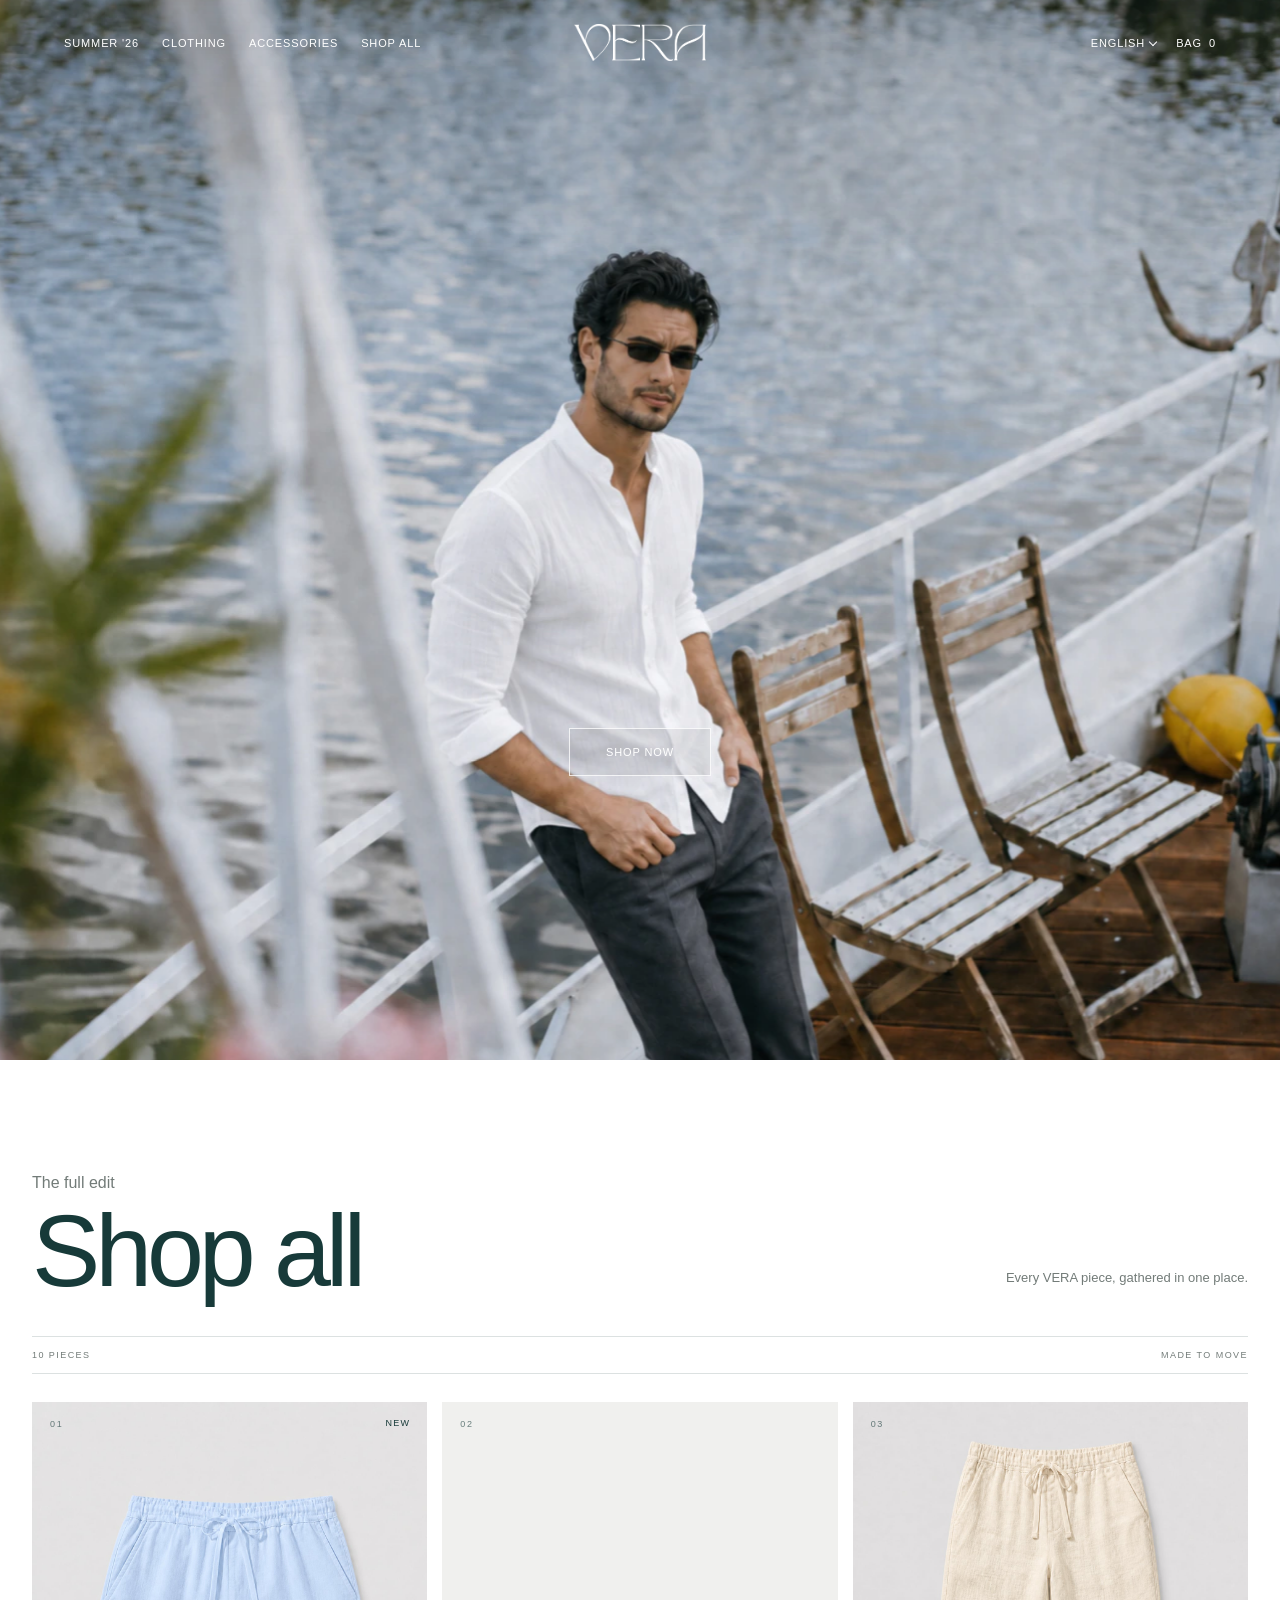
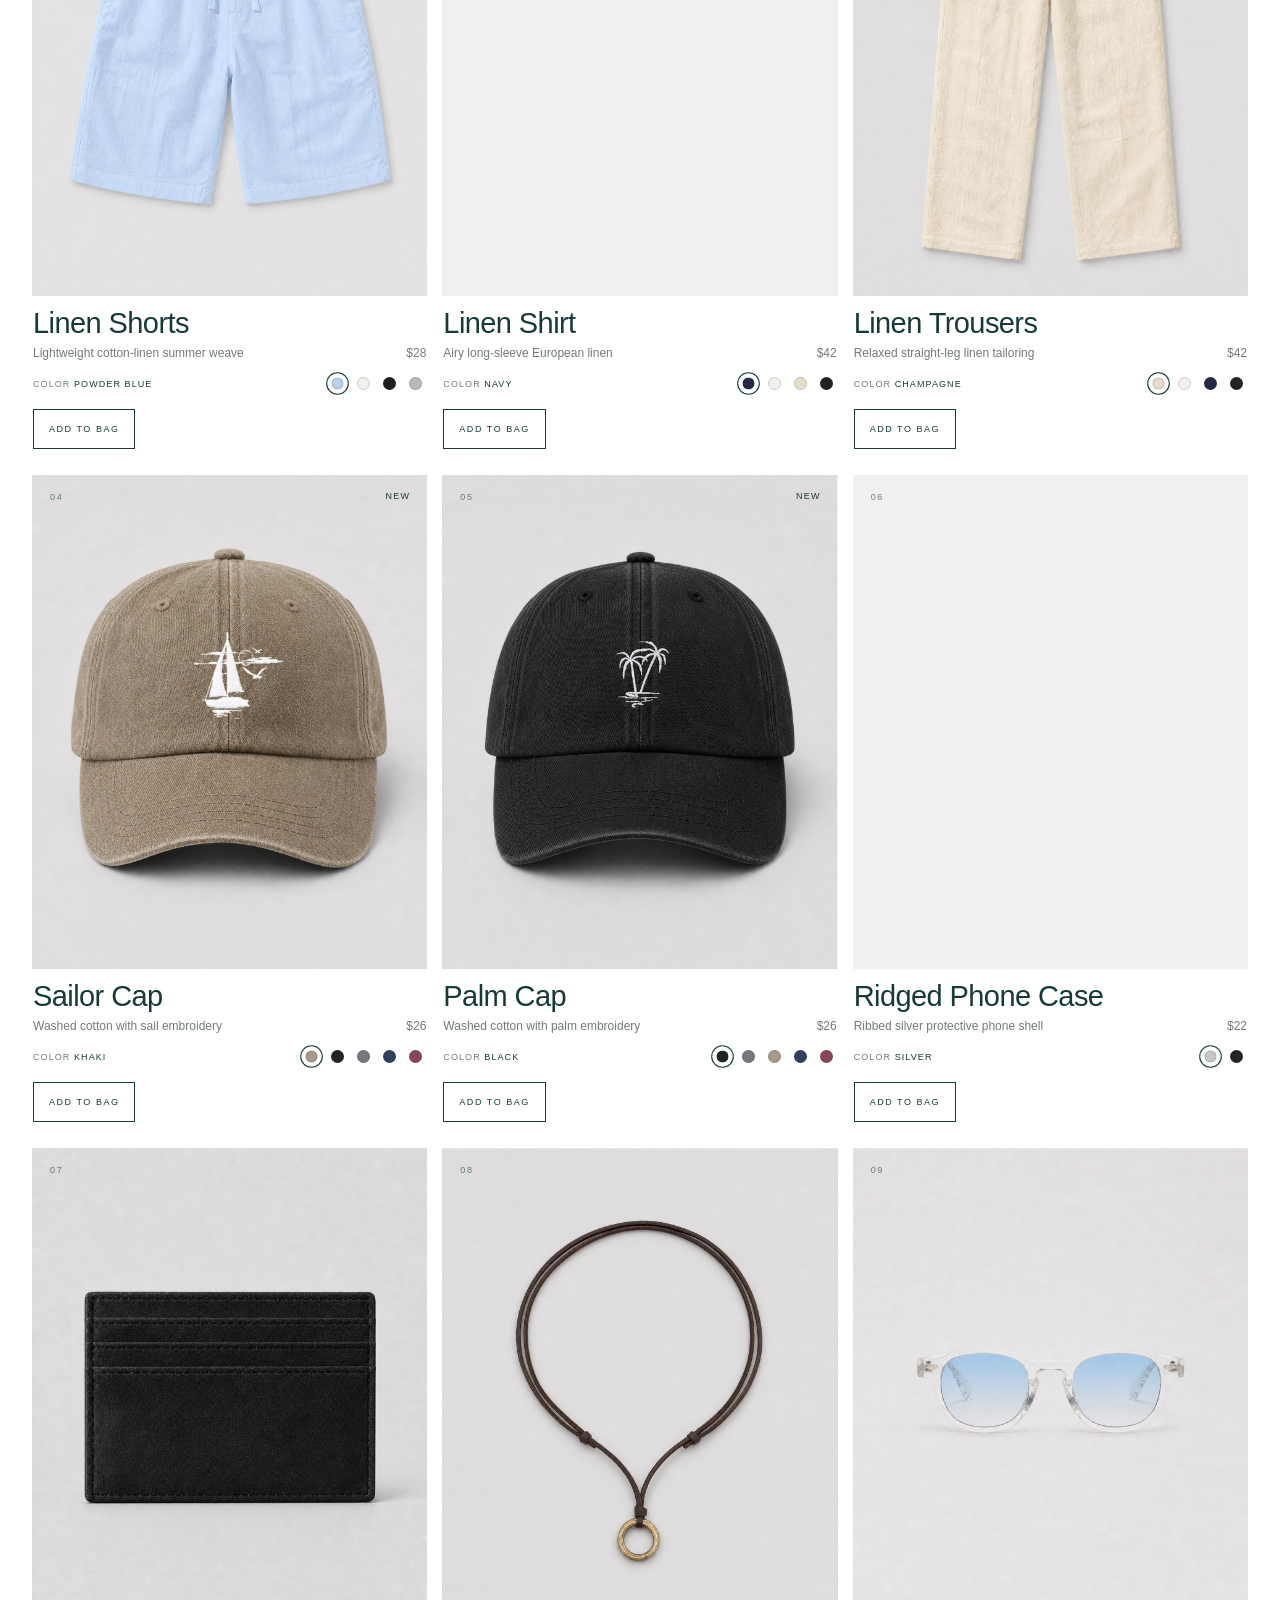
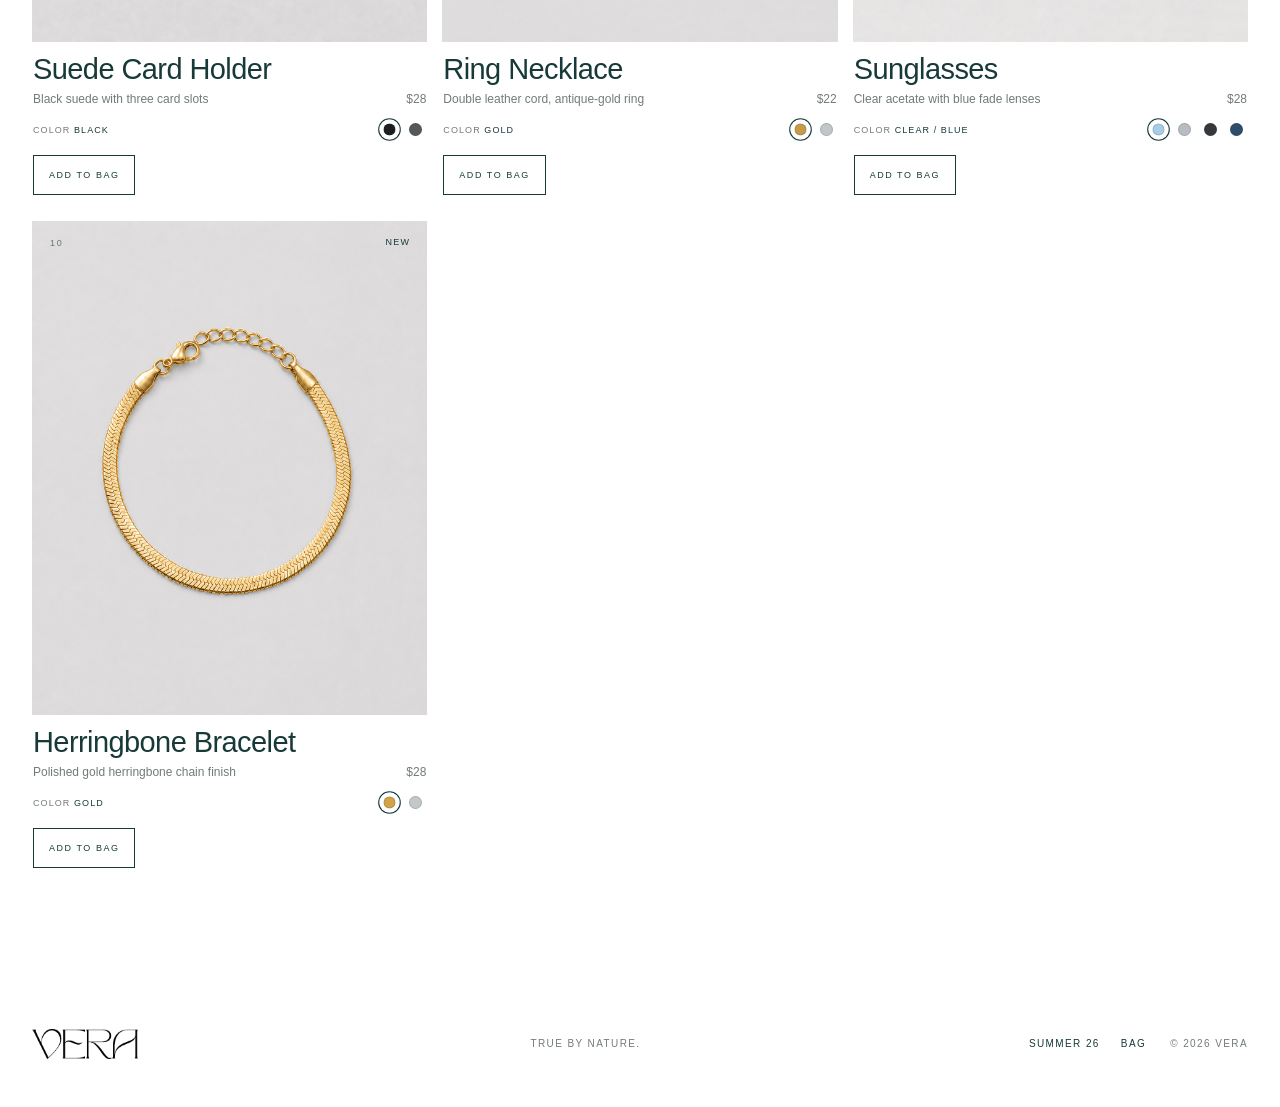
<file: index.html>
<!doctype html>
<html lang="en">
<head>
  <meta charset="UTF-8" />
  <meta name="viewport" content="width=device-width, initial-scale=1, viewport-fit=cover" />
  <meta name="description" content="Vera Clothing" />
  <meta name="theme-color" content="#ffffff" />
  <title>Vera Clothing</title>
  <link rel="stylesheet" href="site.css?v=20260726-15">
  <link rel="icon" type="image/png" sizes="128x128" href="vera-favicon.png">
</head>
<body class="page page-home">
  <div class="page-loader" aria-hidden="true"><span class="page-loader-ring"></span></div>
  <main>
    <section class="hero-scroll" data-hero-scroll aria-label="VERA home">
      <div class="hero-media" data-hero-media aria-hidden="true"><picture><source type="image/webp" srcset="vera-beach-hero-960.webp 960w, vera-beach-hero-1600.webp 1600w, vera-beach-hero-2400.webp 2400w, vera-beach-hero-3840.webp 3840w" sizes="100vw"><img src="vera-beach-hero.jpg" width="6531" height="4354" alt="" fetchpriority="high" decoding="async"></picture></div>
      <header class="site-header site-header--overlay">
        <div class="shell site-header-inner">
          <div class="site-nav-start"><button class="mobile-menu-toggle" type="button" aria-controls="primary-navigation" aria-expanded="false" aria-label="Open menu"><span class="menu-bar"></span><span class="menu-bar"></span><span class="menu-bar"></span></button><nav class="site-nav-links" id="primary-navigation" aria-label="Primary navigation"><a href="summer">Summer '26</a><a href="clothing">Clothing</a><a href="accessories">Accessories</a><a href="#shop-all">Shop all</a></nav></div>
          <a class="site-logo" href="/" aria-label="VERA home"><img src="vera-logo.png" alt="VERA"></a>
          <div class="site-nav-right"><details class="language-menu"><summary class="language-link"><span class="language-current">English</span><span class="language-arrow">⌄</span></summary><div class="language-options"><button type="button" data-language="English">English</button><button type="button" data-language="Español">Español</button><button type="button" data-language="Français">Français</button><button type="button" data-language="Deutsch">Deutsch</button></div></details><a class="cart-link" href="cart">Bag <span class="cart-count" data-cart-count>0</span></a></div>
        </div>
      </header>

      <div class="hero-sticky">
        <a class="shop-button" href="#shop-all">Shop now</a>
      </div>
    </section>

    <section class="shop-all-section" id="shop-all">
      <div class="shell collection-main">
        <div class="collection-heading" data-reveal><div><p class="section-kicker">The full edit</p><h1>Shop all</h1></div><p>Every VERA piece, gathered in one place.</p></div>
        <div class="catalog-meta"><span>10 pieces</span><span>Made to move</span></div>
        <section class="product-grid" aria-label="All VERA products">
          <article class="product-card product-card--featured" data-reveal><div class="product-visual product-visual--photo"><span class="product-index">01</span><span class="product-badge">New</span><img src="vera-linen-short-blue-card.jpg" alt="Powder-blue linen shorts" loading="lazy" decoding="async"></div><div class="product-details"><h2>Linen Shorts</h2><div class="product-meta"><span>Lightweight cotton-linen summer weave</span><span>$28</span></div><button class="add-button" type="button" data-product="Linen Shorts" data-price="28" data-image="vera-linen-short-blue-card.jpg">Add to bag</button></div></article>
          <article class="product-card product-card--featured" data-reveal><div class="product-visual product-visual--photo"><span class="product-index">02</span><img src="vera-linen-shirt-navy-card.jpg" alt="Navy long-sleeve linen shirt" loading="lazy" decoding="async"></div><div class="product-details"><h2>Linen Shirt</h2><div class="product-meta"><span>Airy long-sleeve European linen</span><span>$42</span></div><button class="add-button" type="button" data-product="Linen Shirt" data-price="42" data-image="vera-linen-shirt-navy-card.jpg">Add to bag</button></div></article>
          <article class="product-card product-card--featured" data-reveal><div class="product-visual product-visual--photo"><span class="product-index">03</span><img src="vera-linen-pant-champagne-card.jpg" alt="Champagne linen trousers" loading="lazy" decoding="async"></div><div class="product-details"><h2>Linen Trousers</h2><div class="product-meta"><span>Relaxed straight-leg linen tailoring</span><span>$42</span></div><button class="add-button" type="button" data-product="Linen Trousers" data-price="42" data-image="vera-linen-pant-champagne-card.jpg">Add to bag</button></div></article>
          <article class="product-card product-card--featured" data-reveal><div class="product-visual product-visual--photo"><span class="product-index">04</span><span class="product-badge">New</span><img src="vera-sailor-cap-khaki-card.jpg" alt="Khaki Sailor Cap with white sailboat embroidery" loading="lazy" decoding="async"></div><div class="product-details"><h2>Sailor Cap</h2><div class="product-meta"><span>Washed cotton with sail embroidery</span><span>$26</span></div><button class="add-button" type="button" data-product="Sailor Cap" data-price="26" data-image="vera-sailor-cap-khaki-card.jpg">Add to bag</button></div></article>
          <article class="product-card product-card--featured" data-reveal><div class="product-visual product-visual--photo"><span class="product-index">05</span><span class="product-badge">New</span><img src="vera-palm-cap-card.jpg" alt="Black Palm Cap with white palm embroidery" loading="lazy" decoding="async"></div><div class="product-details"><h2>Palm Cap</h2><div class="product-meta"><span>Washed cotton with palm embroidery</span><span>$26</span></div><button class="add-button" type="button" data-product="Palm Cap" data-price="26" data-image="vera-palm-cap-card.jpg">Add to bag</button></div></article>
          <article class="product-card product-card--featured" data-reveal><div class="product-visual product-visual--photo"><span class="product-index">06</span><img src="vera-ridged-phone-case-card.jpg" alt="Silver vertically ridged phone case" loading="lazy" decoding="async"></div><div class="product-details"><h2>Ridged Phone Case</h2><div class="product-meta"><span>Ribbed silver protective phone shell</span><span>$22</span></div><button class="add-button" type="button" data-product="Ridged Phone Case" data-price="22" data-image="vera-ridged-phone-case-card.jpg">Add to bag</button></div></article>
          <article class="product-card product-card--featured" data-reveal><div class="product-visual product-visual--photo"><span class="product-index">07</span><img src="vera-suede-card-holder-black-card.jpg" alt="Black suede card holder" loading="lazy" decoding="async"></div><div class="product-details"><h2>Suede Card Holder</h2><div class="product-meta"><span>Black suede with three card slots</span><span>$28</span></div><button class="add-button" type="button" data-product="Suede Card Holder" data-price="28" data-image="vera-suede-card-holder-black-card.jpg">Add to bag</button></div></article>
          <article class="product-card product-card--featured" data-reveal><div class="product-visual product-visual--photo"><span class="product-index">08</span><img src="vera-ring-necklace-card.jpg?v=20260726-2" alt="Brown leather cord necklace with antique-gold ring pendant" loading="lazy" decoding="async"></div><div class="product-details"><h2>Ring Necklace</h2><div class="product-meta"><span>Double leather cord, antique-gold ring</span><span>$22</span></div><button class="add-button" type="button" data-product="Ring Necklace" data-price="22" data-image="vera-ring-necklace-card.jpg?v=20260726-2">Add to bag</button></div></article>
          <article class="product-card product-card--featured" data-reveal><div class="product-visual product-visual--photo"><span class="product-index">09</span><img src="vera-clear-glasses-clear-blue-card.jpg?v=20260726-2" alt="Clear-frame sunglasses with blue gradient lenses" loading="lazy" decoding="async"></div><div class="product-details"><h2>Sunglasses</h2><div class="product-meta"><span>Clear acetate with blue fade lenses</span><span>$28</span></div><button class="add-button" type="button" data-product="Sunglasses" data-price="28" data-image="vera-clear-glasses-clear-blue-card.jpg?v=20260726-2">Add to bag</button></div></article>
          <article class="product-card product-card--featured" data-reveal><div class="product-visual product-visual--photo"><span class="product-index">10</span><span class="product-badge">New</span><img src="vera-herringbone-bracelet-card.jpg" alt="Gold herringbone chain bracelet" loading="lazy" decoding="async"></div><div class="product-details"><h2>Herringbone Bracelet</h2><div class="product-meta"><span>Polished gold herringbone chain finish</span><span>$28</span></div><button class="add-button" type="button" data-product="Herringbone Bracelet" data-price="28" data-image="vera-herringbone-bracelet-card.jpg">Add to bag</button></div></article>
        </section>
      </div>
    </section>
  </main>

  <footer class="site-footer"><div class="shell footer-inner"><a class="footer-logo" href="/"><img src="vera-logo.png" alt="VERA"></a><p>True by nature.</p><div><a href="summer">Summer 26</a><a href="cart">Bag</a></div><span>© <span data-year></span> VERA</span></div></footer>
  <script src="site.js?v=20260726-26" defer></script>
</body>
</html>
</file>
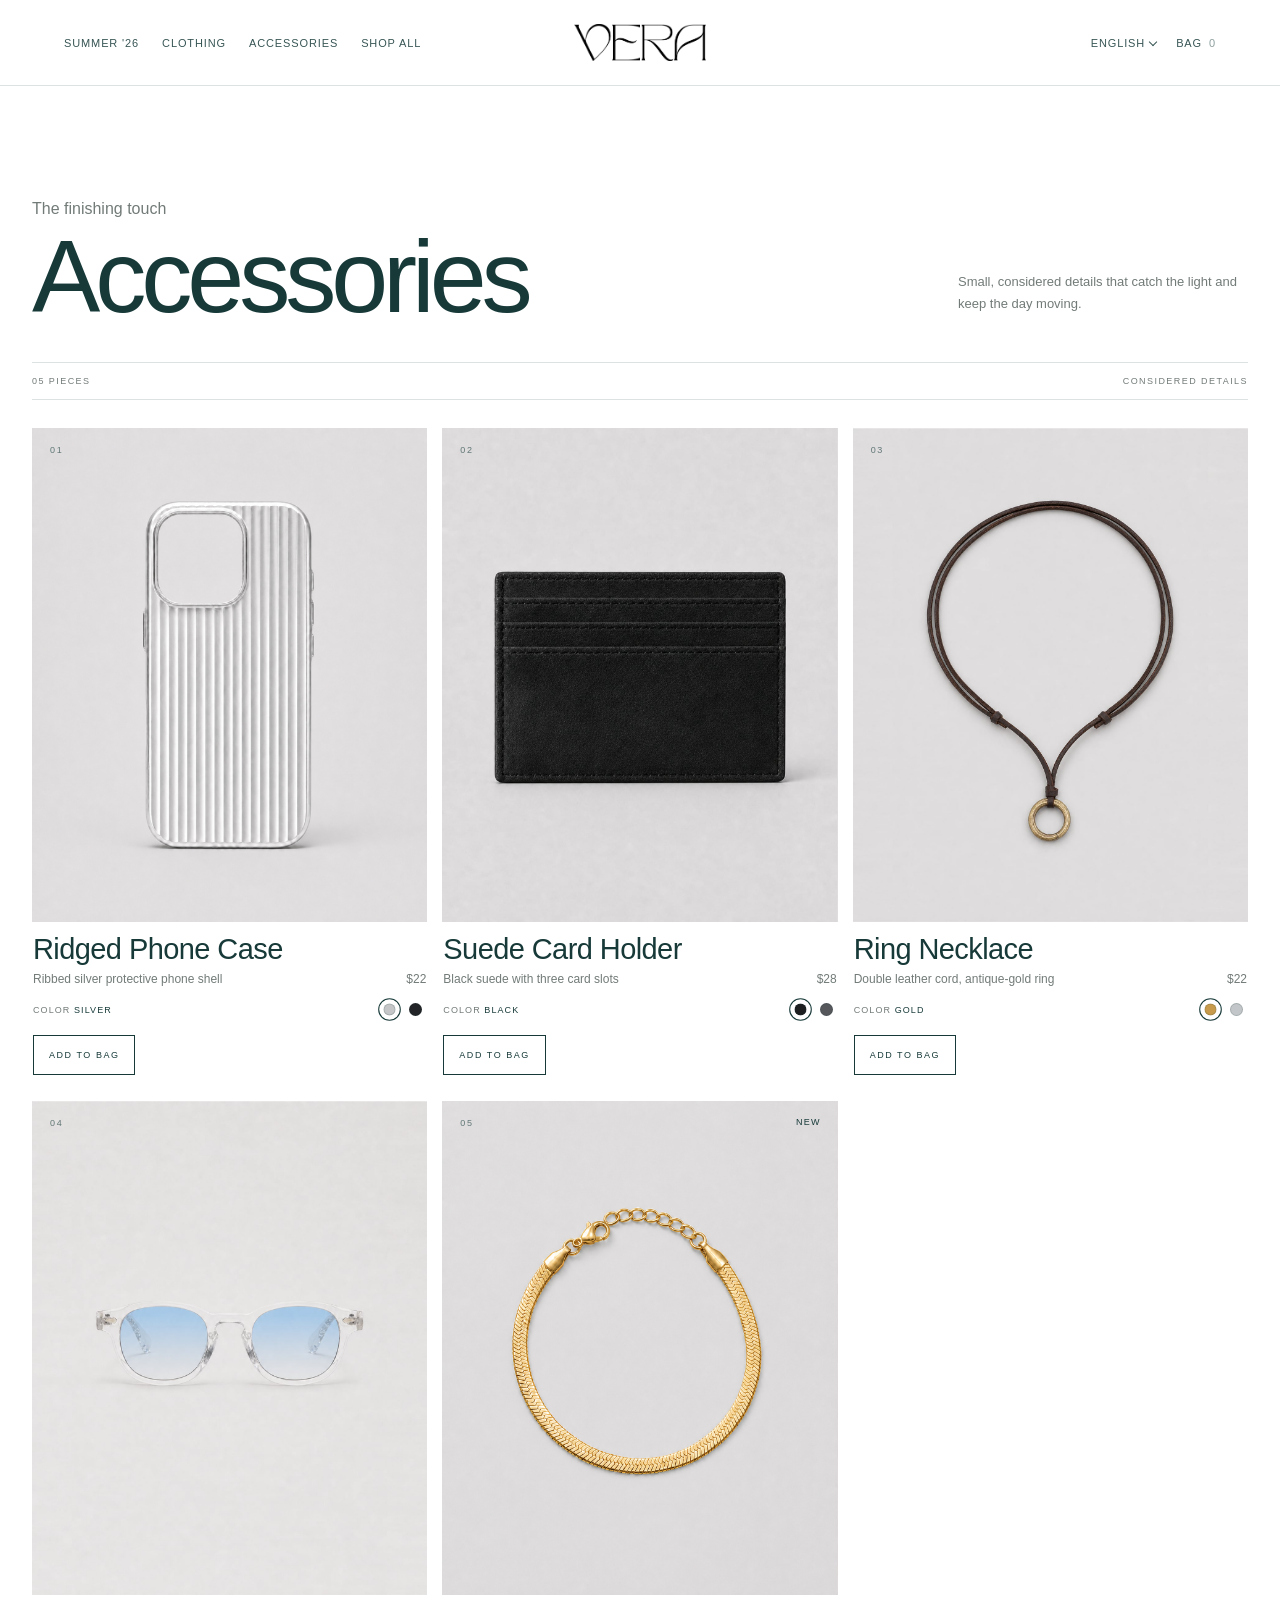
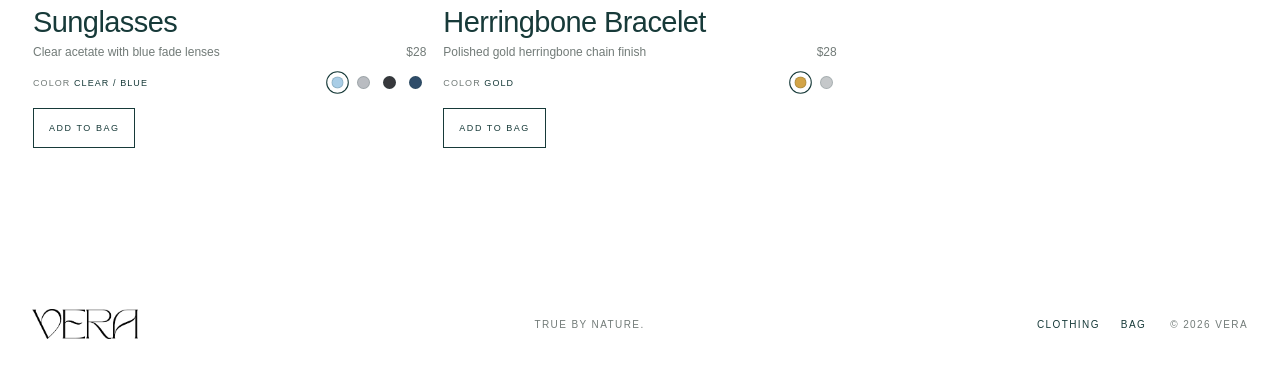
<file: accessories.html>
<!doctype html>
<html lang="en">
<head>
  <meta charset="utf-8">
  <meta name="viewport" content="width=device-width, initial-scale=1">
  <title>Vera Clothing — Accessories</title>
  <link rel="stylesheet" href="site.css?v=20260726-15">
  <link rel="icon" type="image/png" sizes="128x128" href="vera-favicon.png">
</head>
<body class="page page-paper">
  <div class="page-loader" aria-hidden="true"><span class="page-loader-ring"></span></div>
  <header class="site-header site-header--paper"><div class="shell site-header-inner"><div class="site-nav-start"><button class="mobile-menu-toggle" type="button" aria-controls="primary-navigation" aria-expanded="false" aria-label="Open menu"><span class="menu-bar"></span><span class="menu-bar"></span><span class="menu-bar"></span></button><nav class="site-nav-links" id="primary-navigation" aria-label="Primary navigation"><a href="summer">Summer '26</a><a href="clothing">Clothing</a><a href="accessories">Accessories</a><a href="/#shop-all">Shop all</a></nav></div><a class="site-logo" href="/" aria-label="VERA home"><img src="vera-logo.png" alt="VERA"></a><div class="site-nav-right"><details class="language-menu"><summary class="language-link"><span class="language-current">English</span><span class="language-arrow">⌄</span></summary><div class="language-options"><button type="button" data-language="English">English</button><button type="button" data-language="Español">Español</button><button type="button" data-language="Français">Français</button><button type="button" data-language="Deutsch">Deutsch</button></div></details><a class="cart-link" href="cart">Bag <span class="cart-count" data-cart-count>0</span></a></div></div></header>
  <main class="collection-main">
    <div class="shell">
      <div class="collection-heading" data-reveal><div><p class="section-kicker">The finishing touch</p><h1>Accessories</h1></div><p>Small, considered details that catch the light and keep the day moving.</p></div>
      <div class="catalog-meta"><span>05 pieces</span><span>Considered details</span></div>
      <section class="product-grid" aria-label="VERA accessories">
        <article class="product-card product-card--featured" data-reveal><div class="product-visual product-visual--photo"><span class="product-index">01</span><img src="vera-ridged-phone-case-card.jpg" alt="Silver vertically ridged phone case" loading="lazy" decoding="async"></div><div class="product-details"><h2>Ridged Phone Case</h2><div class="product-meta"><span>Ribbed silver protective phone shell</span><span>$22</span></div><button class="add-button" type="button" data-product="Ridged Phone Case" data-price="22" data-image="vera-ridged-phone-case-card.jpg">Add to bag</button></div></article>
        <article class="product-card product-card--featured" data-reveal><div class="product-visual product-visual--photo"><span class="product-index">02</span><img src="vera-suede-card-holder-black-card.jpg" alt="Black suede card holder" loading="lazy" decoding="async"></div><div class="product-details"><h2>Suede Card Holder</h2><div class="product-meta"><span>Black suede with three card slots</span><span>$28</span></div><button class="add-button" type="button" data-product="Suede Card Holder" data-price="28" data-image="vera-suede-card-holder-black-card.jpg">Add to bag</button></div></article>
        <article class="product-card product-card--featured" data-reveal><div class="product-visual product-visual--photo"><span class="product-index">03</span><img src="vera-ring-necklace-card.jpg?v=20260726-2" alt="Brown leather cord necklace with antique-gold ring pendant" loading="lazy" decoding="async"></div><div class="product-details"><h2>Ring Necklace</h2><div class="product-meta"><span>Double leather cord, antique-gold ring</span><span>$22</span></div><button class="add-button" type="button" data-product="Ring Necklace" data-price="22" data-image="vera-ring-necklace-card.jpg?v=20260726-2">Add to bag</button></div></article>
        <article class="product-card product-card--featured" data-reveal><div class="product-visual product-visual--photo"><span class="product-index">04</span><img src="vera-clear-glasses-clear-blue-card.jpg?v=20260726-2" alt="Clear-frame sunglasses with blue gradient lenses" loading="lazy" decoding="async"></div><div class="product-details"><h2>Sunglasses</h2><div class="product-meta"><span>Clear acetate with blue fade lenses</span><span>$28</span></div><button class="add-button" type="button" data-product="Sunglasses" data-price="28" data-image="vera-clear-glasses-clear-blue-card.jpg?v=20260726-2">Add to bag</button></div></article>
        <article class="product-card product-card--featured" data-reveal><div class="product-visual product-visual--photo"><span class="product-index">05</span><span class="product-badge">New</span><img src="vera-herringbone-bracelet-card.jpg" alt="Gold herringbone chain bracelet" loading="lazy" decoding="async"></div><div class="product-details"><h2>Herringbone Bracelet</h2><div class="product-meta"><span>Polished gold herringbone chain finish</span><span>$28</span></div><button class="add-button" type="button" data-product="Herringbone Bracelet" data-price="28" data-image="vera-herringbone-bracelet-card.jpg">Add to bag</button></div></article>
      </section>
    </div>
  </main>
  <footer class="site-footer"><div class="shell footer-inner"><a class="footer-logo" href="/"><img src="vera-logo.png" alt="VERA"></a><p>True by nature.</p><div><a href="clothing">Clothing</a><a href="cart">Bag</a></div><span>© <span data-year></span> VERA</span></div></footer>
  <script src="site.js?v=20260726-26" defer></script>
</body>
</html>
</file>
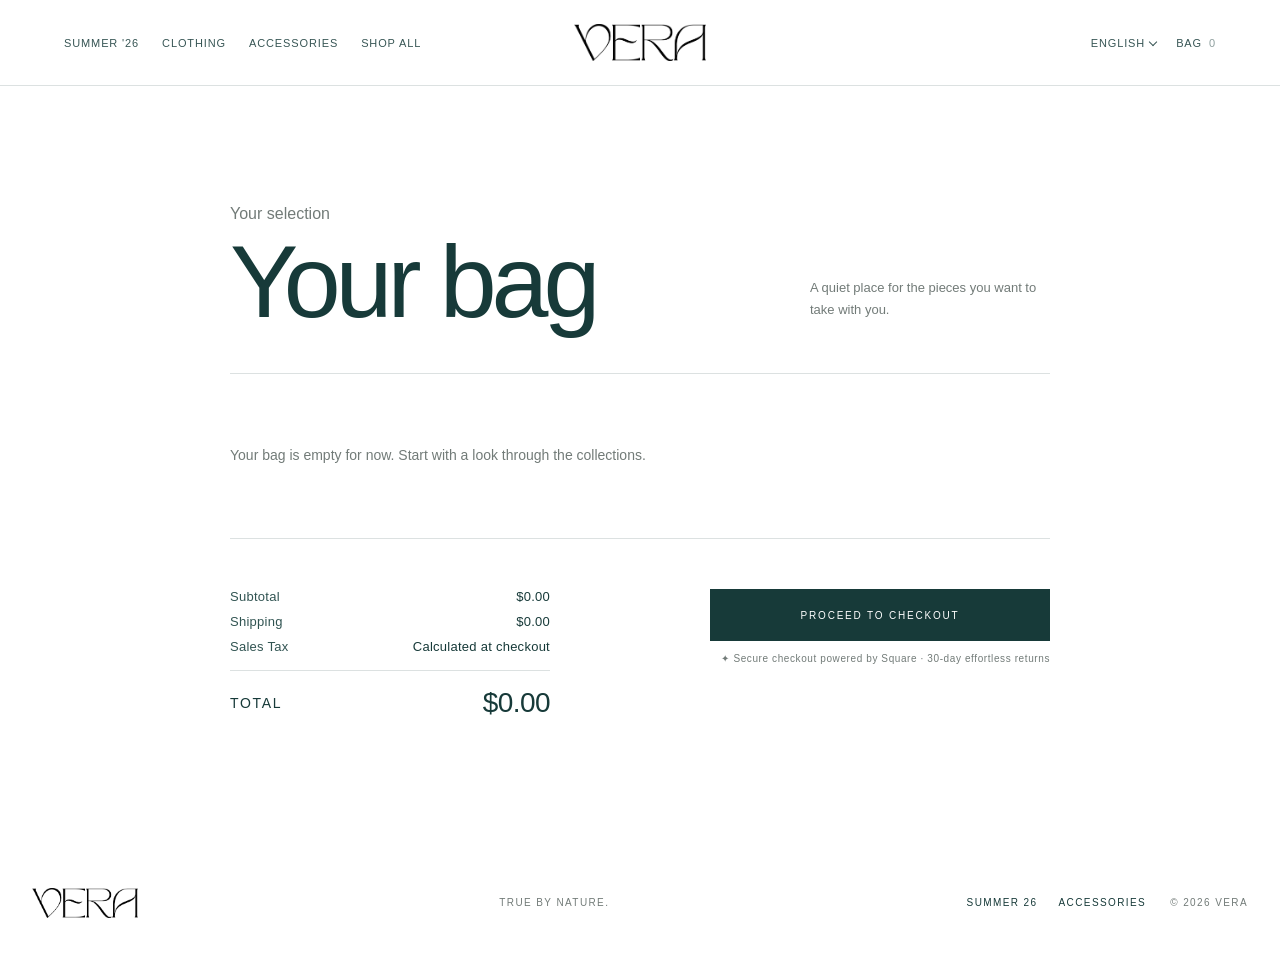
<file: cart.html>
<!doctype html>
<html lang="en">
<head>
  <meta charset="utf-8">
  <meta name="viewport" content="width=device-width, initial-scale=1">
  <title>Vera Clothing — Bag</title>
  <link rel="stylesheet" href="site.css?v=20260726-26">
  <link rel="icon" type="image/png" sizes="128x128" href="vera-favicon.png">
</head>
<body class="page page-paper">
  <div class="page-loader" aria-hidden="true"><span class="page-loader-ring"></span></div>
  <header class="site-header site-header--paper"><div class="shell site-header-inner"><div class="site-nav-start"><button class="mobile-menu-toggle" type="button" aria-controls="primary-navigation" aria-expanded="false" aria-label="Open menu"><span class="menu-bar"></span><span class="menu-bar"></span><span class="menu-bar"></span></button><nav class="site-nav-links" id="primary-navigation" aria-label="Primary navigation"><a href="summer">Summer '26</a><a href="clothing">Clothing</a><a href="accessories">Accessories</a><a href="/#shop-all">Shop all</a></nav></div><a class="site-logo" href="/" aria-label="VERA home"><img src="vera-logo.png" alt="VERA"></a><div class="site-nav-right"><details class="language-menu"><summary class="language-link"><span class="language-current">English</span><span class="language-arrow">⌄</span></summary><div class="language-options"><button type="button" data-language="English">English</button><button type="button" data-language="Español">Español</button><button type="button" data-language="Français">Français</button><button type="button" data-language="Deutsch">Deutsch</button></div></details><a class="cart-link" href="cart">Bag <span class="cart-count" data-cart-count>0</span></a></div></div></header>
  <main class="cart-main">
    <div class="checkout-success-banner is-hidden" data-checkout-success>
      <p><strong>Order Placed Successfully!</strong> Thank you for your order. A confirmation has been sent to your email.</p>
    </div>
    <div class="cart-heading" data-reveal><div><p class="section-kicker">Your selection</p><h1>Your bag</h1></div><p>A quiet place for the pieces you want to take with you.</p></div>
    
    <div class="shipping-tracker is-hidden" data-shipping-tracker>
      <div class="shipping-tracker-header">
        <span class="shipping-tracker-label">Shipping</span>
        <span class="shipping-tracker-text" data-shipping-tracker-text>Add <strong>$22.00</strong> more for complimentary shipping ($5.95 flat rate below $50.00)</span>
      </div>
      <div class="shipping-tracker-bar"><div class="shipping-tracker-fill" data-shipping-tracker-fill style="width: 0%;"></div></div>
    </div>

    <div class="cart-list" data-cart-list></div>
    <p class="cart-empty" data-cart-empty>Your bag is empty for now. Start with a look through the collections.</p>
    
    <div class="cart-summary is-hidden" data-cart-summary>
      <div class="cart-totals-breakdown">
        <div class="cart-calc-line"><span>Subtotal</span><span data-cart-subtotal>$0.00</span></div>
        <div class="cart-calc-line"><span>Shipping</span><span data-cart-shipping>$0.00</span></div>
        <div class="cart-calc-line"><span>Sales Tax</span><span>Calculated at checkout</span></div>
        <div class="cart-calc-divider"></div>
        <div class="cart-calc-line cart-calc-total"><span>Total</span><span data-cart-total>$0.00</span></div>
      </div>
      <div class="cart-actions">
        <button class="button-solid cart-checkout-btn" type="button" data-square-checkout>Proceed to Checkout</button>
        <p class="cart-guarantee-note">✦ Secure checkout powered by Square · 30-day effortless returns</p>
      </div>
    </div>
  </main>
  <footer class="site-footer"><div class="shell footer-inner"><a class="footer-logo" href="/"><img src="vera-logo.png" alt="VERA"></a><p>True by nature.</p><div><a href="summer">Summer 26</a><a href="accessories">Accessories</a></div><span>© <span data-year></span> VERA</span></div></footer>
  <script src="site.js?v=20260726-26" defer></script>
</body>
</html>
</file>
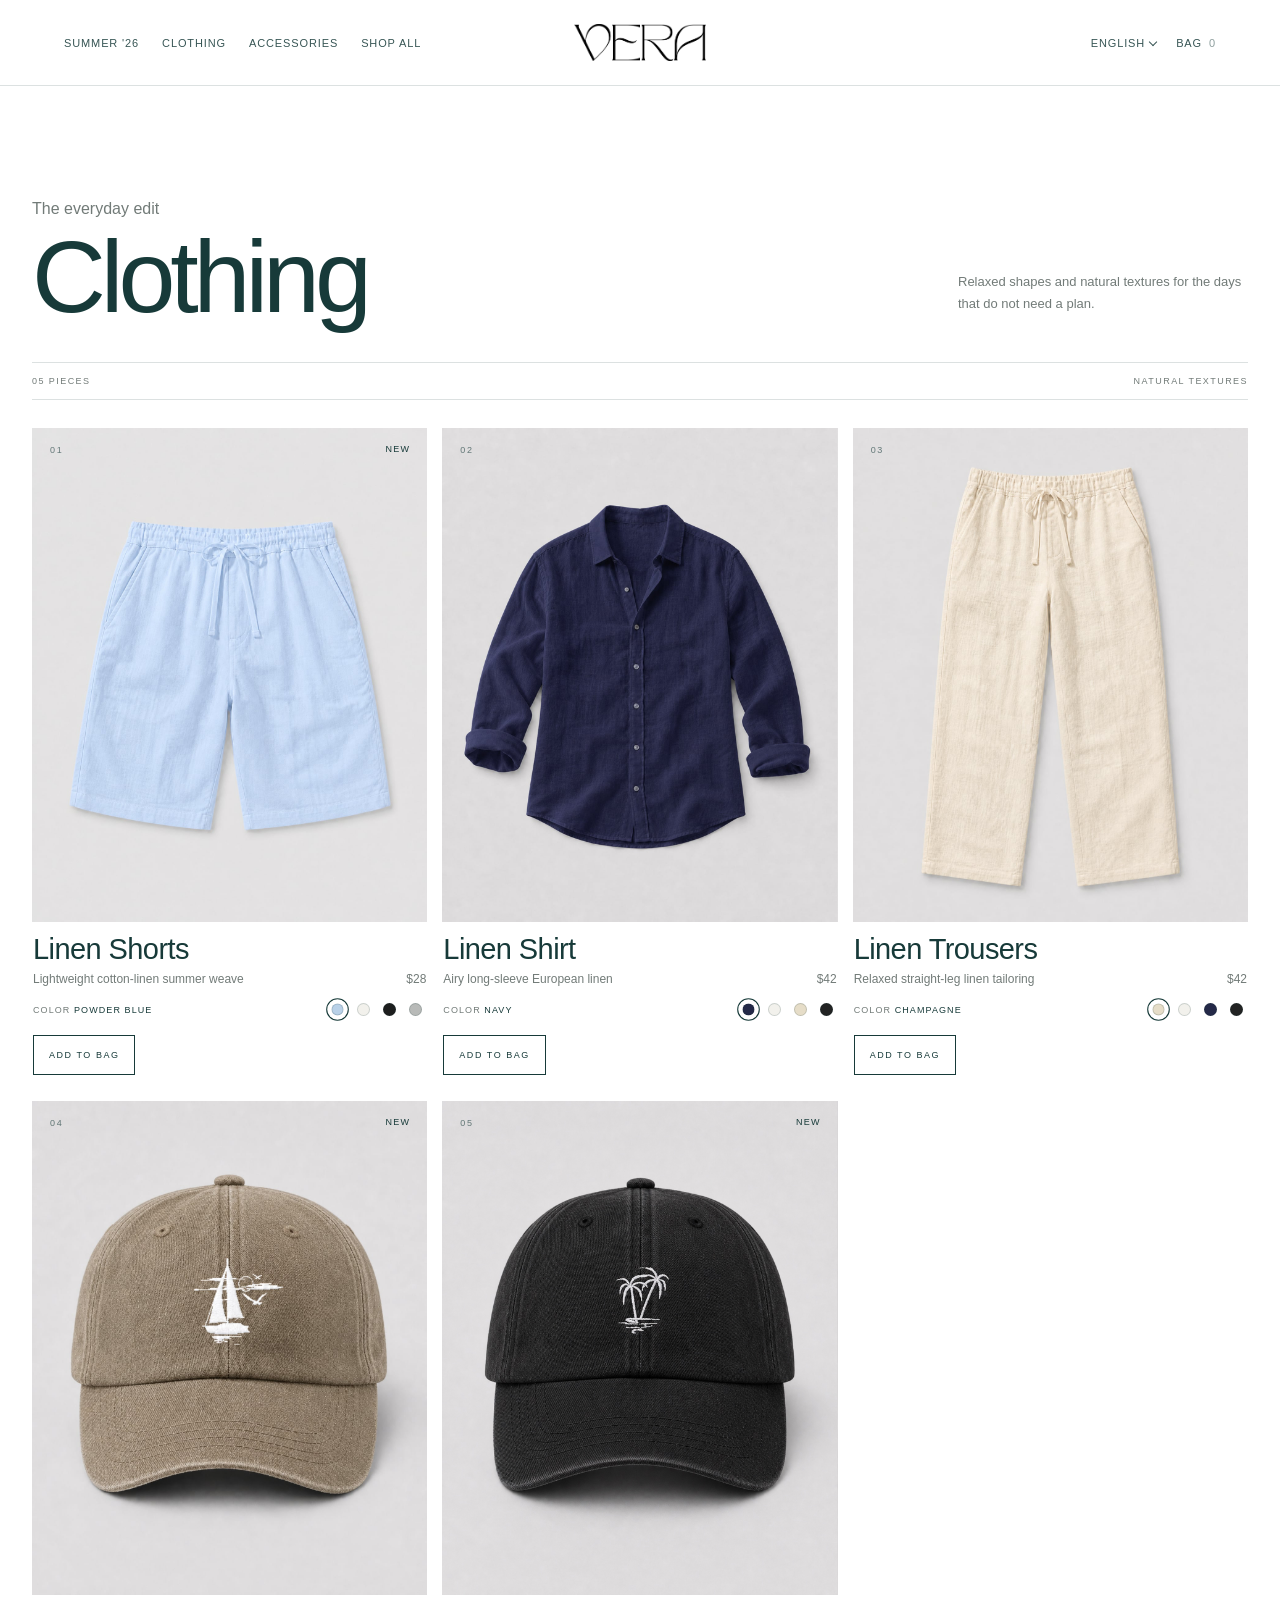
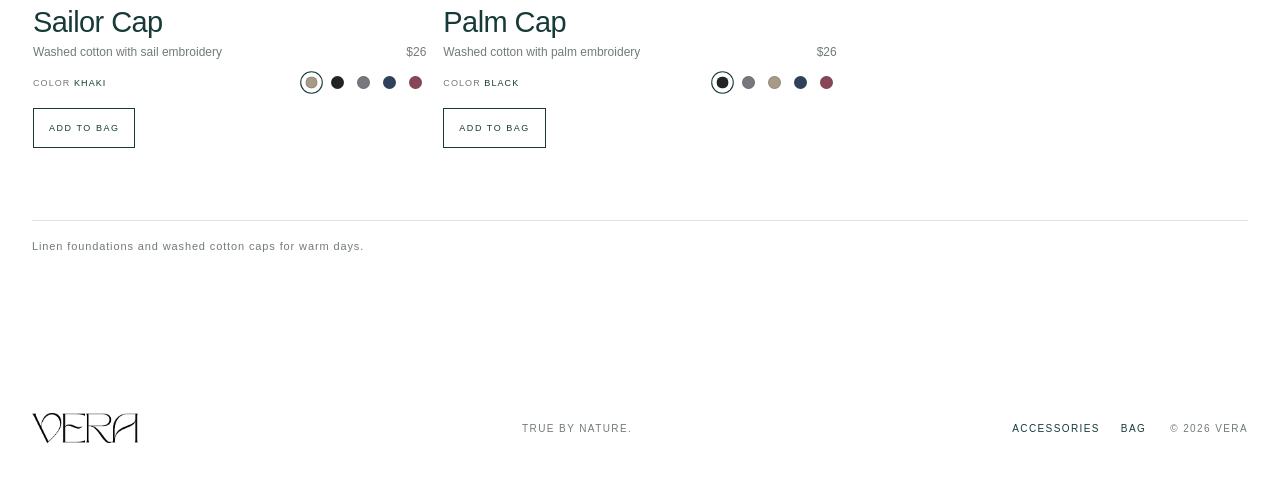
<file: clothing.html>
<!doctype html>
<html lang="en">
<head>
  <meta charset="utf-8">
  <meta name="viewport" content="width=device-width, initial-scale=1">
  <title>Vera Clothing — Clothing</title>
  <link rel="stylesheet" href="site.css?v=20260726-15">
  <link rel="icon" type="image/png" sizes="128x128" href="vera-favicon.png">
</head>
<body class="page page-paper">
  <div class="page-loader" aria-hidden="true"><span class="page-loader-ring"></span></div>
  <header class="site-header site-header--paper"><div class="shell site-header-inner"><div class="site-nav-start"><button class="mobile-menu-toggle" type="button" aria-controls="primary-navigation" aria-expanded="false" aria-label="Open menu"><span class="menu-bar"></span><span class="menu-bar"></span><span class="menu-bar"></span></button><nav class="site-nav-links" id="primary-navigation" aria-label="Primary navigation"><a href="summer">Summer '26</a><a href="clothing">Clothing</a><a href="accessories">Accessories</a><a href="/#shop-all">Shop all</a></nav></div><a class="site-logo" href="/" aria-label="VERA home"><img src="vera-logo.png" alt="VERA"></a><div class="site-nav-right"><details class="language-menu"><summary class="language-link"><span class="language-current">English</span><span class="language-arrow">⌄</span></summary><div class="language-options"><button type="button" data-language="English">English</button><button type="button" data-language="Español">Español</button><button type="button" data-language="Français">Français</button><button type="button" data-language="Deutsch">Deutsch</button></div></details><a class="cart-link" href="cart">Bag <span class="cart-count" data-cart-count>0</span></a></div></div></header>
  <main class="collection-main">
    <div class="shell">
      <div class="collection-heading" data-reveal><div><p class="section-kicker">The everyday edit</p><h1>Clothing</h1></div><p>Relaxed shapes and natural textures for the days that do not need a plan.</p></div>
      <div class="catalog-meta"><span>05 pieces</span><span>Natural textures</span></div>
      <section class="product-grid" aria-label="Clothing products">
        <article class="product-card product-card--featured" data-reveal><div class="product-visual product-visual--photo"><span class="product-index">01</span><span class="product-badge">New</span><img src="vera-linen-short-blue-card.jpg" alt="Powder-blue linen shorts" loading="lazy" decoding="async"></div><div class="product-details"><h2>Linen Shorts</h2><div class="product-meta"><span>Lightweight cotton-linen summer weave</span><span>$28</span></div><button class="add-button" type="button" data-product="Linen Shorts" data-price="28" data-image="vera-linen-short-blue-card.jpg">Add to bag</button></div></article>
        <article class="product-card product-card--featured" data-reveal><div class="product-visual product-visual--photo"><span class="product-index">02</span><img src="vera-linen-shirt-navy-card.jpg" alt="Navy long-sleeve linen shirt" loading="lazy" decoding="async"></div><div class="product-details"><h2>Linen Shirt</h2><div class="product-meta"><span>Airy long-sleeve European linen</span><span>$42</span></div><button class="add-button" type="button" data-product="Linen Shirt" data-price="42" data-image="vera-linen-shirt-navy-card.jpg">Add to bag</button></div></article>
        <article class="product-card product-card--featured" data-reveal><div class="product-visual product-visual--photo"><span class="product-index">03</span><img src="vera-linen-pant-champagne-card.jpg" alt="Champagne linen trousers" loading="lazy" decoding="async"></div><div class="product-details"><h2>Linen Trousers</h2><div class="product-meta"><span>Relaxed straight-leg linen tailoring</span><span>$42</span></div><button class="add-button" type="button" data-product="Linen Trousers" data-price="42" data-image="vera-linen-pant-champagne-card.jpg">Add to bag</button></div></article>
        <article class="product-card product-card--featured" data-reveal><div class="product-visual product-visual--photo"><span class="product-index">04</span><span class="product-badge">New</span><img src="vera-sailor-cap-khaki-card.jpg" alt="Khaki Sailor Cap with white sailboat embroidery" loading="lazy" decoding="async"></div><div class="product-details"><h2>Sailor Cap</h2><div class="product-meta"><span>Washed cotton with sail embroidery</span><span>$26</span></div><button class="add-button" type="button" data-product="Sailor Cap" data-price="26" data-image="vera-sailor-cap-khaki-card.jpg">Add to bag</button></div></article>
        <article class="product-card product-card--featured" data-reveal><div class="product-visual product-visual--photo"><span class="product-index">05</span><span class="product-badge">New</span><img src="vera-palm-cap-card.jpg" alt="Black Palm Cap with white palm embroidery" loading="lazy" decoding="async"></div><div class="product-details"><h2>Palm Cap</h2><div class="product-meta"><span>Washed cotton with palm embroidery</span><span>$26</span></div><button class="add-button" type="button" data-product="Palm Cap" data-price="26" data-image="vera-palm-cap-card.jpg">Add to bag</button></div></article>
      </section>
      <p class="catalog-note">Linen foundations and washed cotton caps for warm days.</p>
    </div>
  </main>
  <footer class="site-footer"><div class="shell footer-inner"><a class="footer-logo" href="/"><img src="vera-logo.png" alt="VERA"></a><p>True by nature.</p><div><a href="accessories">Accessories</a><a href="cart">Bag</a></div><span>© <span data-year></span> VERA</span></div></footer>
  <script src="site.js?v=20260726-26" defer></script>
</body>
</html>
</file>
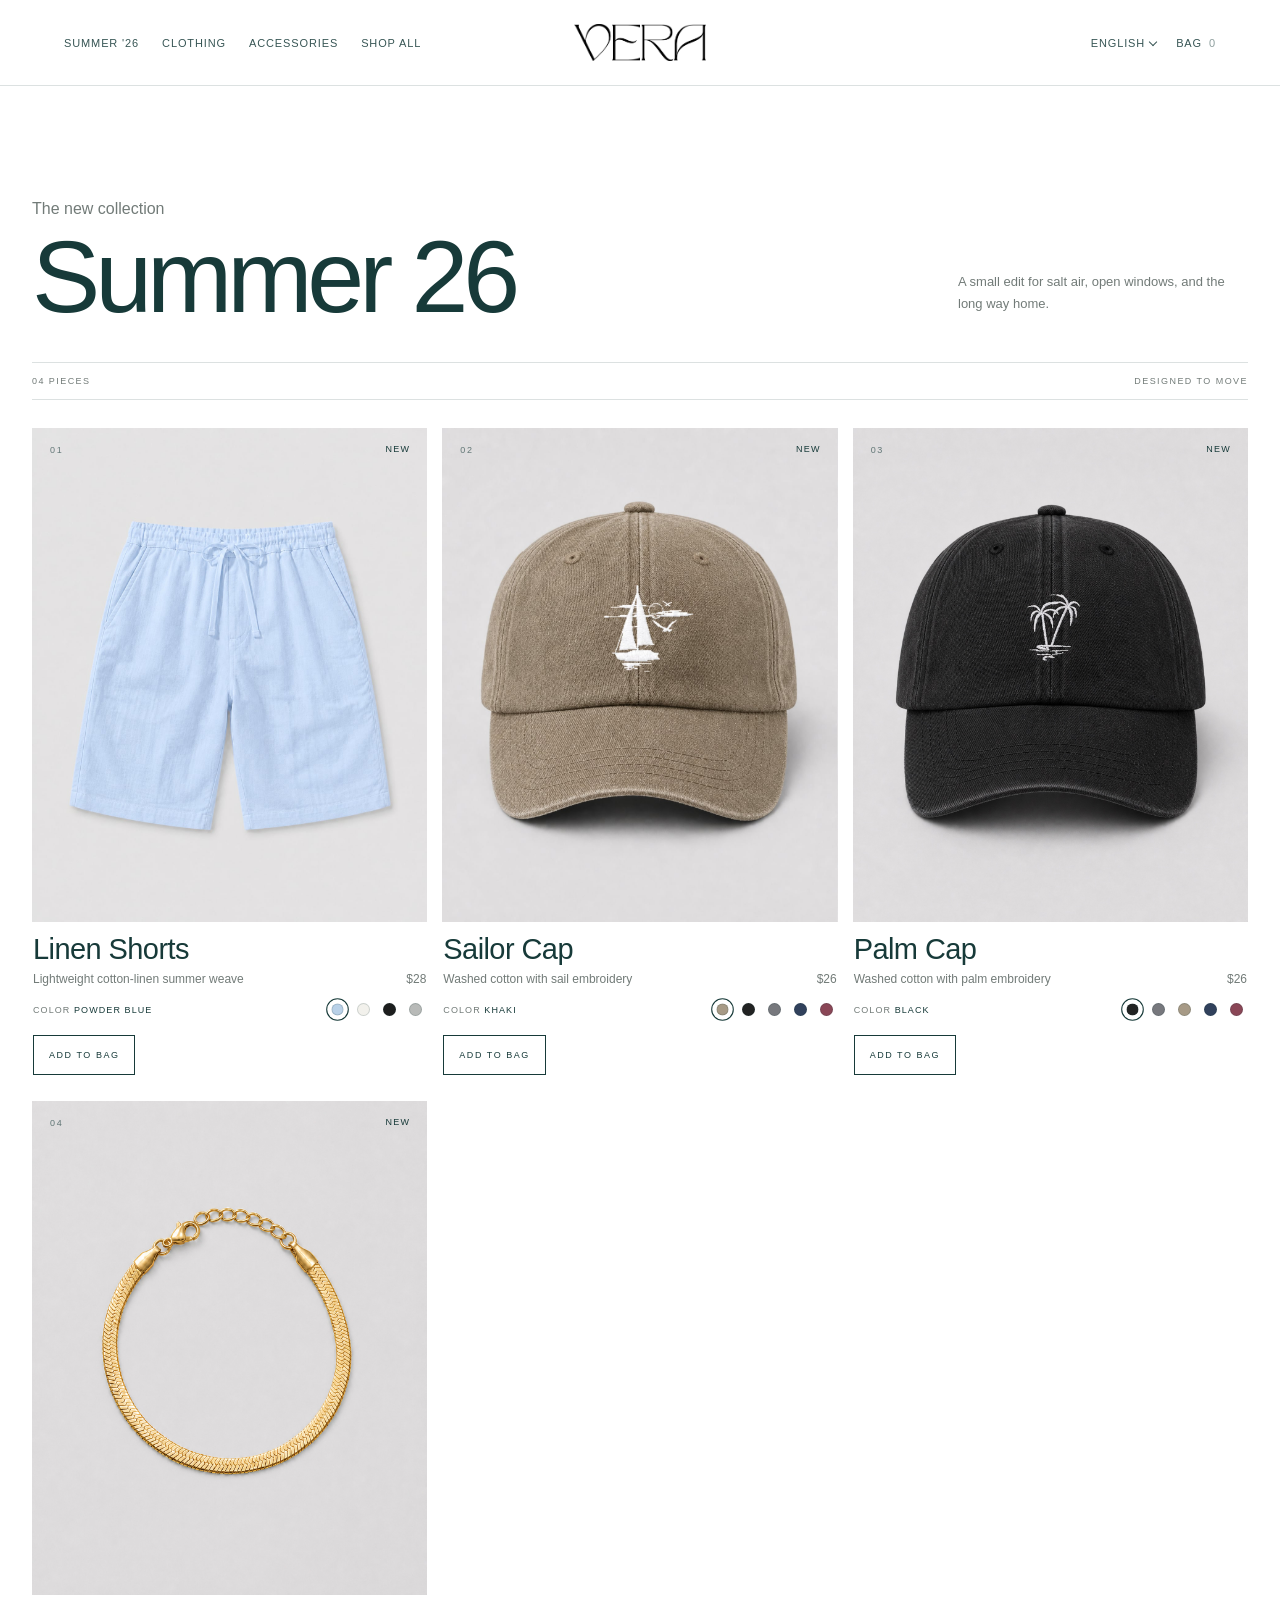
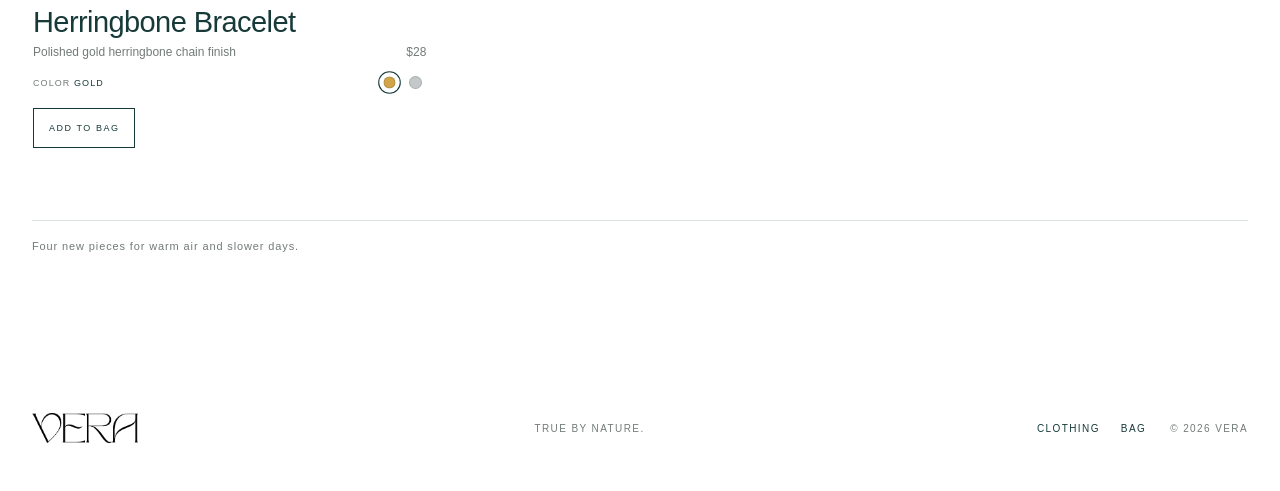
<file: summer.html>
<!doctype html>
<html lang="en">
<head>
  <meta charset="utf-8">
  <meta name="viewport" content="width=device-width, initial-scale=1">
  <title>Vera Clothing — Summer '26</title>
  <link rel="stylesheet" href="site.css?v=20260726-15">
  <link rel="icon" type="image/png" sizes="128x128" href="vera-favicon.png">
</head>
<body class="page page-paper">
  <div class="page-loader" aria-hidden="true"><span class="page-loader-ring"></span></div>
  <header class="site-header site-header--paper"><div class="shell site-header-inner"><div class="site-nav-start"><button class="mobile-menu-toggle" type="button" aria-controls="primary-navigation" aria-expanded="false" aria-label="Open menu"><span class="menu-bar"></span><span class="menu-bar"></span><span class="menu-bar"></span></button><nav class="site-nav-links" id="primary-navigation" aria-label="Primary navigation"><a href="summer">Summer '26</a><a href="clothing">Clothing</a><a href="accessories">Accessories</a><a href="/#shop-all">Shop all</a></nav></div><a class="site-logo" href="/" aria-label="VERA home"><img src="vera-logo.png" alt="VERA"></a><div class="site-nav-right"><details class="language-menu"><summary class="language-link"><span class="language-current">English</span><span class="language-arrow">⌄</span></summary><div class="language-options"><button type="button" data-language="English">English</button><button type="button" data-language="Español">Español</button><button type="button" data-language="Français">Français</button><button type="button" data-language="Deutsch">Deutsch</button></div></details><a class="cart-link" href="cart">Bag <span class="cart-count" data-cart-count>0</span></a></div></div></header>
  <main class="collection-main">
    <div class="shell">
      <div class="collection-heading" data-reveal><div><p class="section-kicker">The new collection</p><h1>Summer 26</h1></div><p>A small edit for salt air, open windows, and the long way home.</p></div>
      <div class="catalog-meta"><span>04 pieces</span><span>Designed to move</span></div>
      <section class="product-grid" aria-label="Summer 26 products">
        <article class="product-card product-card--featured" data-reveal><div class="product-visual product-visual--photo"><span class="product-index">01</span><span class="product-badge">New</span><img src="vera-linen-short-blue-card.jpg" alt="Powder-blue linen shorts" loading="lazy" decoding="async"></div><div class="product-details"><h2>Linen Shorts</h2><div class="product-meta"><span>Lightweight cotton-linen summer weave</span><span>$28</span></div><button class="add-button" type="button" data-product="Linen Shorts" data-price="28" data-image="vera-linen-short-blue-card.jpg">Add to bag</button></div></article>
        <article class="product-card product-card--featured" data-reveal><div class="product-visual product-visual--photo"><span class="product-index">02</span><span class="product-badge">New</span><img src="vera-sailor-cap-khaki-card.jpg" alt="Khaki Sailor Cap with white sailboat embroidery" loading="lazy" decoding="async"></div><div class="product-details"><h2>Sailor Cap</h2><div class="product-meta"><span>Washed cotton with sail embroidery</span><span>$26</span></div><button class="add-button" type="button" data-product="Sailor Cap" data-price="26" data-image="vera-sailor-cap-khaki-card.jpg">Add to bag</button></div></article>
        <article class="product-card product-card--featured" data-reveal><div class="product-visual product-visual--photo"><span class="product-index">03</span><span class="product-badge">New</span><img src="vera-palm-cap-card.jpg" alt="Black Palm Cap with white palm embroidery" loading="lazy" decoding="async"></div><div class="product-details"><h2>Palm Cap</h2><div class="product-meta"><span>Washed cotton with palm embroidery</span><span>$26</span></div><button class="add-button" type="button" data-product="Palm Cap" data-price="26" data-image="vera-palm-cap-card.jpg">Add to bag</button></div></article>
        <article class="product-card product-card--featured" data-reveal><div class="product-visual product-visual--photo"><span class="product-index">04</span><span class="product-badge">New</span><img src="vera-herringbone-bracelet-card.jpg" alt="Gold herringbone chain bracelet" loading="lazy" decoding="async"></div><div class="product-details"><h2>Herringbone Bracelet</h2><div class="product-meta"><span>Polished gold herringbone chain finish</span><span>$28</span></div><button class="add-button" type="button" data-product="Herringbone Bracelet" data-price="28" data-image="vera-herringbone-bracelet-card.jpg">Add to bag</button></div></article>
      </section>
      <p class="catalog-note">Four new pieces for warm air and slower days.</p>
    </div>
  </main>
  <footer class="site-footer"><div class="shell footer-inner"><a class="footer-logo" href="/"><img src="vera-logo.png" alt="VERA"></a><p>True by nature.</p><div><a href="clothing">Clothing</a><a href="cart">Bag</a></div><span>© <span data-year></span> VERA</span></div></footer>
  <script src="site.js?v=20260726-26" defer></script>
</body>
</html>
</file>
<file: site.css>
:root {
  --ink: #173a39;
  --ink-soft: #315452;
  --paper: #ffffff;
  --paper-deep: #ffffff;
  --cream: #ffffff;
  --mist: #f2f5f3;
  --copper: #ad674c;
  --muted: #727b78;
  --line: rgba(23, 58, 57, .15);
  --shadow: 0 24px 70px rgba(23, 58, 57, .13);
  --ease: cubic-bezier(.22, 1, .36, 1);
}

* { box-sizing: border-box; }
html { scroll-behavior: smooth; }
body { margin: 0; overflow-x: hidden; background: #fff; color: var(--ink); font-family: Arial, Helvetica, sans-serif; }
a { color: inherit; text-decoration: none; }
button { color: inherit; font: inherit; }
img { display: block; max-width: 100%; }
.shell { width: min(1220px, calc(100% - 64px)); margin: 0 auto; }

.site-header { --header-height: 78px; position: absolute; inset: 0 0 auto; z-index: 20; padding: 24px 32px; color: var(--cream); }
.site-header--overlay { position: fixed; height: var(--header-height); background-color: transparent; background-image: none; border-bottom: 1px solid transparent; color: #fff; transition: color .6s var(--ease), background-color .6s var(--ease), border-color .6s var(--ease), backdrop-filter .6s var(--ease); }
.site-header--overlay.is-scrolled { color: var(--ink); background-color: rgba(255,255,255,.94); border-bottom-color: var(--line); backdrop-filter: blur(18px); -webkit-backdrop-filter: blur(18px); }
.site-header--paper { position: relative; color: var(--ink); border-bottom: 1px solid var(--line); background: rgba(255,255,255,.95); backdrop-filter: blur(18px); }
.site-header-inner { display: grid; grid-template-columns: 1fr auto 1fr; align-items: center; gap: 24px; }
.site-nav-start, .site-nav-right { display: flex; align-items: center; gap: 24px; min-width: 0; }
.site-nav-right { justify-self: end; gap: 20px; }
.mobile-menu-utilities { display: none; }
.mobile-menu-toggle { display: none; }
.site-logo { justify-self: center; }
.site-logo img { width: 132px; filter: brightness(0) invert(1); transition: opacity .3s, filter .6s var(--ease); }
.site-header--overlay.is-scrolled .site-logo img { filter: none; }
.site-header--paper .site-logo img { filter: none; }
.site-logo:hover img { opacity: .68; }
.site-nav-links { display: flex; align-items: center; gap: 23px; white-space: nowrap; }
.site-nav-links a, .language-link, .cart-link { font-size: 11px; letter-spacing: .08em; text-transform: uppercase; }
.site-header--overlay .site-nav-links a, .site-header--overlay .language-link, .site-header--overlay .cart-link { color: #fff; opacity: 1; transition: color .6s var(--ease), opacity .25s; }
.site-header--overlay.is-scrolled .site-nav-links a, .site-header--overlay.is-scrolled .language-link, .site-header--overlay.is-scrolled .cart-link { color: var(--ink); }
.site-nav-links a, .language-link, .cart-link { opacity: .86; transition: color .6s var(--ease), opacity .25s; }
.site-nav-links a:hover, .language-link:hover, .cart-link:hover { opacity: .58; color: inherit; }
.site-header--overlay .site-logo img { filter: brightness(0) invert(1); opacity: 1; }
.site-header--overlay .cart-count { opacity: 1; }
.language-menu { position: relative; }
.language-menu summary { display: flex; align-items: center; gap: 5px; list-style: none; cursor: pointer; }
.language-menu summary::-webkit-details-marker { display: none; }
.language-arrow { display: inline-block; width: 6px; height: 6px; margin-top: -2px; border-right: 1.3px solid currentColor; border-bottom: 1.3px solid currentColor; font-size: 0; line-height: 0; transform: rotate(45deg); transition: transform .3s var(--ease); }
.language-menu[open] .language-arrow { transform: rotate(225deg); }
.language-options { position: absolute; top: calc(100% + 14px); right: 0; z-index: 30; min-width: 148px; padding: 6px; border: 1px solid rgba(255,255,255,.55); border-radius: 2px; background: rgba(255,255,255,.84); box-shadow: 0 18px 44px rgba(11,31,30,.16), inset 0 0 0 1px rgba(255,255,255,.35); backdrop-filter: blur(18px) saturate(115%); -webkit-backdrop-filter: blur(18px) saturate(115%); opacity: 0; transform: translateY(-8px) scale(.97); transform-origin: top right; pointer-events: none; transition: opacity .3s var(--ease), transform .3s var(--ease); }
.site-header--paper .language-options { border-color: var(--line); background: rgba(255,255,255,.97); }
.language-menu[open] .language-options { opacity: 1; transform: translateY(0); pointer-events: auto; }
.language-options button { display: block; width: 100%; padding: 10px 11px; border: 0; border-radius: 1px; background: transparent; color: var(--ink); cursor: pointer; font-size: 11px; letter-spacing: .01em; text-align: left; transition: background .2s, color .2s; }
.language-options button + button { margin-top: 1px; }
.language-options button:hover { background: rgba(23,58,57,.08); color: var(--ink); }
.site-header--paper .language-options button:hover { background: #f3f5f2; color: var(--copper); }
.cart-link { justify-self: end; display: inline-flex; align-items: center; gap: 7px; padding: 9px 0; }
.cart-count { opacity: .56; }

.page-loader { position: fixed; inset: 0; z-index: 100; display: grid; place-items: center; background: #fff; opacity: 1; visibility: visible; pointer-events: auto; transition: opacity .32s var(--ease), visibility 0s linear .32s; }
html:not(.js) .page-loader { display: none; }
html.js body.page-ready .page-loader { opacity: 0; visibility: hidden; pointer-events: none; }
.page-loader.is-active { opacity: 1 !important; visibility: visible !important; pointer-events: auto !important; transition: opacity .2s var(--ease), visibility 0s; }
.page-loader-ring { width: 25px; height: 25px; border: 1px solid rgba(23,58,57,.2); border-top-color: var(--ink); border-radius: 50%; animation: loader-spin .72s linear infinite; }
body.offer-open { overflow: hidden; }
.offer-modal { position: fixed; inset: 0; z-index: 90; display: grid; place-items: center; padding: 24px; background: rgba(23,58,57,.18); backdrop-filter: blur(7px); -webkit-backdrop-filter: blur(7px); opacity: 0; visibility: hidden; pointer-events: none; transition: opacity .4s var(--ease), visibility 0s linear .4s; }
.offer-modal.is-visible { opacity: 1; visibility: visible; pointer-events: auto; transition-delay: 0s; }
.offer-modal-panel { position: relative; width: min(100%, 480px); padding: 51px 48px 43px; border: 1px solid rgba(23,58,57,.11); background: rgba(255,255,255,.98); box-shadow: 0 28px 90px rgba(23,58,57,.2); transform: translateY(18px) scale(.98); transition: transform .5s var(--ease); }
.offer-modal.is-visible .offer-modal-panel { transform: none; }
.offer-modal-close { position: absolute; top: 17px; right: 19px; width: 29px; height: 29px; padding: 0; border: 1px solid var(--line); border-radius: 50%; background: transparent; color: var(--muted); cursor: pointer; font-size: 20px; font-weight: 300; line-height: 1; transition: border-color .25s, color .25s, transform .3s var(--ease); }
.offer-modal-close:hover { border-color: var(--ink); color: var(--ink); transform: rotate(90deg); }
.offer-modal-eyebrow { margin: 0 0 16px; color: var(--copper); font-size: 9px; letter-spacing: .19em; text-transform: uppercase; }
.offer-modal-panel h2 { max-width: 360px; margin: 0; color: var(--ink); font-family: Arial, Helvetica, sans-serif; font-size: clamp(42px, 7vw, 64px); font-weight: 400; line-height: .9; letter-spacing: -.055em; }
.offer-modal-intro { max-width: 350px; margin: 21px 0 0; color: var(--ink-soft); font-size: 13px; line-height: 1.7; }
.offer-modal-perks { display: flex; flex-wrap: wrap; gap: 7px; margin-top: 23px; }
.offer-modal-perks span { padding: 8px 10px; border: 1px solid var(--line); color: var(--muted); font-size: 9px; letter-spacing: .11em; text-transform: uppercase; }
.offer-modal-form { margin-top: 27px; }
.offer-modal-form label { display: block; margin-bottom: 8px; color: var(--ink); font-size: 10px; letter-spacing: .11em; text-transform: uppercase; }
.offer-modal-input-row { display: grid; grid-template-columns: 1fr auto; gap: 8px; }
.offer-modal-input-row input { min-width: 0; height: 48px; padding: 0 14px; border: 1px solid var(--line); border-radius: 0; outline: 0; background: #fff; color: var(--ink); font-size: 14px; transition: border-color .25s, box-shadow .25s; }
.offer-modal-input-row input::placeholder { color: #98a19d; }
.offer-modal-input-row input:focus { border-color: var(--ink); box-shadow: 0 0 0 3px rgba(23,58,57,.08); }
.offer-modal-input-row .button-solid { min-height: 48px; padding: 0 17px; white-space: nowrap; }
.offer-modal-fineprint { max-width: 360px; margin: 13px 0 0; color: var(--muted); font-size: 10px; line-height: 1.55; }
.offer-modal-error { margin: 9px 0 0; color: #9b4d3d; font-size: 11px; }
.offer-modal-success { margin-top: 28px; color: var(--ink-soft); font-size: 14px; line-height: 1.65; }
.offer-modal-success p { margin: 0 0 17px; }
.offer-modal-success .offer-modal-eyebrow { margin-bottom: 8px; }
.offer-modal-success .button-solid { margin-top: 7px; }

.hero-scroll { position: relative; min-height: calc(100svh + 160px); background: var(--paper-deep); }
.hero-media { position: absolute; inset: 0 0 auto; height: calc(100svh + 160px); overflow: hidden; background: #fff; }
.hero-media::after { content: ""; position: absolute; inset: 0; z-index: 2; background: linear-gradient(180deg, rgba(0,0,0,.15), rgba(0,0,0,0) 33%); }
.hero-media picture { display: block; width: 100%; height: 100%; }
.hero-media img { position: relative; z-index: 1; width: 100%; height: calc(100svh + 160px); object-fit: cover; object-position: center top; transform: translate3d(0, var(--hero-parallax, 0px), 0) scale(1.012); backface-visibility: hidden; will-change: transform; }
.hero-sticky { position: sticky; top: 0; z-index: 2; min-height: 100svh; color: var(--cream); pointer-events: none; }

.shop-button { position: absolute; bottom: 124px; left: 50%; display: inline-flex; align-items: center; justify-content: center; min-width: 142px; min-height: 48px; padding: 0 24px; border: 1px solid rgba(255,255,255,.78); background: rgba(0,0,0,.06); color: #fff; font-size: 11px; letter-spacing: .08em; text-transform: uppercase; pointer-events: auto; transform: translateX(-50%); transition: background .3s, color .3s, transform .35s var(--ease); }
.shop-button:hover { background: #fff; color: var(--ink); transform: translateX(-50%) translateY(-3px); }

.section-kicker { padding-top: 9px; color: var(--muted); }

.site-footer { padding: 39px 0 48px; background: var(--paper); }
.footer-inner { display: grid; grid-template-columns: 1fr 1fr auto auto; align-items: center; gap: 24px; font-size: 10px; letter-spacing: .14em; text-transform: uppercase; }
.footer-logo img { width: 106px; }
.footer-inner p { margin: 0; color: var(--muted); }
.footer-inner > div { display: flex; gap: 21px; }
.footer-inner a:hover { color: var(--copper); }
.footer-inner > span { color: var(--muted); }

.page-paper { min-height: 100vh; background: var(--paper); }
.shop-all-section { background: #fff; color: var(--ink); }
.collection-main { padding: 89px 0 122px; }
.collection-heading { display: flex; align-items: flex-end; justify-content: space-between; gap: 34px; margin-bottom: 42px; }
.collection-heading h1, .cart-heading h1 { margin: 0; font-family: Arial, Helvetica, sans-serif; font-size: clamp(60px, 8vw, 112px); font-weight: 400; line-height: .84; letter-spacing: -.05em; }
.collection-heading > p { max-width: 290px; margin: 0 0 4px; color: var(--muted); font-size: 13px; line-height: 1.75; }
.catalog-meta { display: flex; justify-content: space-between; padding: 13px 0; border-top: 1px solid var(--line); border-bottom: 1px solid var(--line); color: var(--muted); font-size: 9px; letter-spacing: .16em; text-transform: uppercase; }
.product-grid { display: grid; grid-template-columns: repeat(3, minmax(0, 1fr)); gap: 26px 15px; margin-top: 28px; }
.product-card { min-width: 0; transition: transform .45s var(--ease); }
.product-card:hover { transform: translateY(-7px); }
.product-visual { position: relative; aspect-ratio: .92; display: grid; place-items: center; overflow: hidden; background: #ded8cc; }
.product-visual::after { content: ""; position: absolute; inset: auto 13% 9%; height: 8%; border-radius: 50%; background: rgba(23,58,57,.14); filter: blur(12px); }
.product-visual--mist { background: linear-gradient(145deg, #d2ddd7, #a7b9b2 56%, #66867f); }
.product-visual--clay { background: linear-gradient(145deg, #e9d1bd, #c28e75 56%, #824f45); }
.product-visual--sky { background: linear-gradient(145deg, #e7e8e0, #b1c5c1 58%, #718f8c); }
.product-visual--stone { background: linear-gradient(145deg, #deddd4, #b3b4a9 54%, #78847d); }
.product-visual--sun { background: linear-gradient(145deg, #f1d6a7, #d58d5c 56%, #a75a48); }
.product-visual--night { background: linear-gradient(145deg, #aabdb5, #63857e 54%, #315452); }
.product-visual { position: relative; aspect-ratio: .92; display: flex; overflow: hidden; background: #ded8cc; }
.product-visual--photo { aspect-ratio: 4 / 5; background: #f0f0ee; }
.product-visual--photo::after { display: none; }
.product-variant-track { display: flex; width: 100%; height: 100%; position: absolute; inset: 0; z-index: 1; transform: translate3d(0, 0, 0); transition: transform 0.45s cubic-bezier(0.25, 1, 0.5, 1); will-change: transform; backface-visibility: hidden; }
.product-variant-slide { flex: 0 0 100%; width: 100%; height: 100%; position: relative; overflow: hidden; }
.product-variant-slide img { width: 100%; height: 100%; object-fit: cover; object-position: center; display: block; user-select: none; -webkit-user-drag: none; transition: transform .65s var(--ease); }
.product-card:hover .product-variant-slide img { transform: scale(1.018); }
.product-visual--swipeable { touch-action: pan-y; cursor: grab; }
.product-visual--swipeable.is-dragging { cursor: grabbing; }
.product-visual--swipeable.is-dragging .product-variant-track { transition: none !important; }
.product-visual--swipeable:focus-visible { outline: 1px solid var(--ink); outline-offset: 3px; }
.product-variant-arrow { position: absolute; top: 50%; z-index: 4; width: 36px; height: 36px; display: grid; place-items: center; padding: 0; border: 1px solid rgba(23,58,57,.2); border-radius: 50%; background: rgba(255,255,255,.76); color: var(--ink); box-shadow: 0 8px 24px rgba(23,58,57,.1); backdrop-filter: blur(9px); -webkit-backdrop-filter: blur(9px); cursor: pointer; opacity: .86; transform: translateY(-50%); transition: opacity .25s, background .25s, color .25s, transform .3s var(--ease); }
.product-variant-arrow--previous { left: 11px; }
.product-variant-arrow--next { right: 11px; }
.product-variant-arrow span { display: block; margin-top: -2px; font-family: Georgia, "Times New Roman", serif; font-size: 25px; font-weight: 400; line-height: 1; }
.product-variant-arrow:hover { background: var(--ink); color: #fff; opacity: 1; }
.product-variant-arrow--previous:hover { transform: translateY(-50%) translateX(-2px); }
.product-variant-arrow--next:hover { transform: translateY(-50%) translateX(2px); }
.product-variant-arrow:focus-visible { outline: 1px solid var(--ink); outline-offset: 3px; opacity: 1; }
@media (hover: hover) and (pointer: fine) {
  .product-variant-arrow { opacity: 0; pointer-events: none; }
  .product-visual--swipeable:hover .product-variant-arrow,
  .product-visual--swipeable:focus-within .product-variant-arrow { opacity: .86; pointer-events: auto; }
  .product-visual--swipeable .product-variant-arrow:hover,
  .product-visual--swipeable .product-variant-arrow:focus-visible { opacity: 1; }
}
.product-art { position: relative; z-index: 1; color: rgba(255,253,248,.88); font-family: Arial, Helvetica, sans-serif; font-size: clamp(35px, 5vw, 67px); font-weight: 400; letter-spacing: -.05em; transition: transform .6s var(--ease), letter-spacing .6s var(--ease); }
.product-card:hover .product-art { transform: translateY(-6px); letter-spacing: -.02em; }
.product-index { position: absolute; top: 17px; left: 18px; z-index: 3; color: rgba(255,253,248,.72); font-size: 9px; letter-spacing: .18em; }
.product-visual--photo .product-index { color: rgba(23,58,57,.62); }
.product-badge { position: absolute; top: 16px; right: 17px; z-index: 3; color: var(--ink); font-size: 9px; letter-spacing: .14em; text-transform: uppercase; }
.product-details { padding: 14px 1px 0; }
.product-details h2 { margin: 0; font-family: Arial, Helvetica, sans-serif; font-size: 29px; font-weight: 400; line-height: .96; letter-spacing: -.02em; }
.product-meta { display: flex; align-items: center; justify-content: space-between; gap: 12px; margin-top: 8px; color: var(--muted); font-size: 12px; }
.product-variants { display: flex; align-items: center; justify-content: space-between; gap: 14px; margin-top: 13px; }
.product-color-label { color: var(--muted); font-size: 9px; letter-spacing: .12em; text-transform: uppercase; }
.product-color-label strong { color: var(--ink); font-weight: 500; }
.product-swatches { display: flex; align-items: center; gap: 5px; }
.product-swatch { width: 21px; height: 21px; display: grid; place-items: center; padding: 3px; border: 1px solid transparent; border-radius: 50%; background: transparent; cursor: pointer; transition: border-color .25s ease, transform .25s var(--ease); }
.product-swatch span { width: 100%; height: 100%; display: block; border: 1px solid rgba(23,58,57,.18); border-radius: inherit; background: var(--swatch); transition: transform .25s var(--ease), box-shadow .25s ease; }
.product-swatch:hover { transform: scale(1.1); }
.product-swatch.is-active { border-color: var(--ink); transform: scale(1.08); }
.product-swatch.is-active span { transform: scale(0.86); }
.product-swatch:focus-visible { outline: 1px solid var(--ink); outline-offset: 2px; }
.add-button { min-height: 40px; margin-top: 15px; padding: 0 15px; border: 1px solid var(--ink); background: transparent; cursor: pointer; font-size: 9px; letter-spacing: .17em; text-transform: uppercase; transition: background .3s, color .3s, transform .3s var(--ease); }
.add-button:hover, .add-button.added { background: var(--ink); color: var(--cream); transform: translateY(-2px); }
.catalog-note { margin: 72px 0 0; padding-top: 19px; border-top: 1px solid var(--line); color: var(--muted); font-size: 11px; letter-spacing: .08em; }
.collection-empty { max-width: 420px; margin: 55px 0 120px; color: var(--muted); font-size: 15px; line-height: 1.65; }

.cart-main { max-width: 820px; margin: 0 auto; padding: 94px 0 130px; }
.cart-heading { display: flex; align-items: flex-end; justify-content: space-between; gap: 25px; }
.cart-heading > p { max-width: 240px; margin: 0 0 4px; color: var(--muted); font-size: 13px; line-height: 1.7; }
.cart-list { margin-top: 48px; border-top: 1px solid var(--line); }
.cart-row { display: grid; grid-template-columns: 88px 1fr auto auto; align-items: center; gap: 18px; padding: 17px 0; border-bottom: 1px solid var(--line); animation: reveal-up .55s var(--ease) both; }
.cart-thumb { width: 88px; height: 92px; display: grid; place-items: center; overflow: hidden; background: transparent; border: 1px solid rgba(23, 58, 57, 0.18); border-radius: 2px; }
.cart-thumb img { width: 100%; height: 100%; object-fit: cover; }
.cart-wordmark { font-family: Arial, Helvetica, sans-serif; font-size: 17px; letter-spacing: .02em; }
.cart-row h2 { margin: 0; font-family: Arial, Helvetica, sans-serif; font-size: 25px; font-weight: 400; line-height: 1; }
.cart-row p { margin: 5px 0 0; color: var(--muted); font-size: 12px; }
.cart-price { font-size: 12px; }
.remove-button { padding: 4px 0; border: 0; border-bottom: 1px solid currentColor; background: transparent; color: var(--muted); cursor: pointer; font-size: 9px; letter-spacing: .1em; text-transform: uppercase; }
.remove-button:hover { color: var(--copper); }
.cart-empty { padding: 56px 0 70px; border-bottom: 1px solid var(--line); color: var(--muted); font-size: 14px; line-height: 1.7; }
.cart-summary { display: flex; align-items: center; justify-content: space-between; gap: 18px; padding-top: 25px; }
.cart-total { font-family: Arial, Helvetica, sans-serif; font-size: 30px; font-weight: 400; }
.button-solid { display: inline-flex; align-items: center; justify-content: center; min-height: 48px; padding: 0 21px; border: 1px solid var(--ink); background: var(--ink); color: var(--cream); cursor: pointer; font-size: 9px; letter-spacing: .17em; text-transform: uppercase; transition: background .3s, border-color .3s, transform .3s var(--ease); }
.button-solid:hover { border-color: var(--copper); background: var(--copper); transform: translateY(-2px); }
.is-hidden { display: none; }

html.js [data-reveal] { opacity: 0; transform: translateY(24px); }
html.js [data-reveal].is-visible { opacity: 1; transform: none; transition: opacity .8s var(--ease), transform .8s var(--ease); }

@keyframes loader-spin { to { transform: rotate(360deg); } }
@keyframes reveal-up { from { opacity: 0; transform: translateY(20px); } to { opacity: 1; transform: translateY(0); } }
@media (max-width: 820px) {
  .shell { width: min(100% - 36px, 640px); }
  .site-header { padding: 20px 18px; }
  .hero-sticky { min-height: 100svh; }
  .site-nav-links { gap: 13px; }
  .site-nav-right { gap: 13px; }
  .hero-media img { object-position: 50% top; }
  .footer-inner { grid-template-columns: 1fr 1fr; }
  .footer-inner > div { justify-self: end; }
  .footer-inner > span { grid-column: 1 / -1; }
  .collection-main { padding: 66px 0 90px; }
  .collection-heading { display: block; margin-bottom: 29px; }
  .collection-heading > p { margin-top: 20px; }
  .product-grid { grid-template-columns: repeat(2, minmax(0, 1fr)); gap: 29px 13px; }
  .cart-main { padding: 68px 0 92px; }
  .cart-heading { display: block; }
  .cart-heading > p { margin-top: 20px; }
}

@media (max-width: 520px) {
  .shell { width: calc(100% - 28px); }
  .site-header { padding: 16px 14px; }
  .site-header--overlay { --header-height: 78px; }
  .site-logo { position: static; transform: none; }
  .site-logo img { width: 108px; }
  .hero-sticky { min-height: 100svh; }
  .site-header-inner { grid-template-columns: 1fr auto 1fr; grid-template-rows: auto; position: relative; padding-bottom: 0; }
  .site-nav-start { grid-column: 1; grid-row: 1; width: auto; justify-content: flex-start; position: relative; }
  .mobile-menu-toggle { display: inline-flex; width: 38px; height: 38px; align-items: center; justify-content: center; flex-direction: column; gap: 5px; padding: 0; border: 0; background: transparent; color: inherit; cursor: pointer; }
  .menu-bar { display: block; width: 20px; height: 1px; background: currentColor; transition: transform .3s var(--ease), opacity .2s; }
  .mobile-menu-toggle[aria-expanded="true"] .menu-bar:nth-child(1) { transform: translateY(6px) rotate(45deg); }
  .mobile-menu-toggle[aria-expanded="true"] .menu-bar:nth-child(2) { opacity: 0; }
  .mobile-menu-toggle[aria-expanded="true"] .menu-bar:nth-child(3) { transform: translateY(-6px) rotate(-45deg); }
  .site-nav-links { position: absolute; top: calc(100% + 14px); left: 0; z-index: 25; display: flex; flex-direction: column; align-items: stretch; gap: 0; width: min(220px, calc(100vw - 28px)); margin: 0; padding: 8px; border: 1px solid rgba(255,255,255,.26); background: rgba(23,58,57,.97); box-shadow: 0 18px 44px rgba(11,31,30,.2); opacity: 0; visibility: hidden; pointer-events: none; transform: translateY(-8px); transform-origin: top left; transition: opacity .3s var(--ease), transform .3s var(--ease), visibility 0s linear .3s; }
  .site-nav-start.is-open .site-nav-links { opacity: 1; visibility: visible; pointer-events: auto; transform: translateY(0); transition-delay: 0s; }
  .site-nav-start.is-open .site-nav-links a { width: 100%; padding: 13px 12px; color: #fff !important; opacity: 1; letter-spacing: .08em; }
  .site-nav-links a:hover, .site-nav-links a:focus-visible { background: rgba(255,255,255,.1); color: #fff; opacity: 1; outline: 0; }
  .site-nav-right { display: flex; grid-column: 3; grid-row: 1; gap: 11px; }
  .site-nav-right .language-menu { display: none; }
  .site-nav-right .cart-link { position: relative; display: inline-flex; align-items: center; gap: 8px; padding: 0; color: inherit; opacity: 1; font-size: 0; }
  .site-nav-right .cart-link::before, .mobile-menu-utilities .cart-link::before { content: ""; display: block; width: 15px; height: 15px; border: 1.4px solid currentColor; border-radius: 1px 1px 2px 2px; }
  .site-nav-right .cart-link::after, .mobile-menu-utilities .cart-link::after { content: ""; position: absolute; top: -4px; left: 4px; width: 7px; height: 6px; border: 1.4px solid currentColor; border-bottom: 0; border-radius: 7px 7px 0 0; }
  .site-nav-right .cart-count { font-size: 10px; letter-spacing: .08em; }
  .mobile-menu-utilities { display: flex; align-items: center; margin-top: 7px; padding: 14px 12px 5px; border-top: 1px solid rgba(255,255,255,.24); }
  .mobile-menu-utilities .language-menu { position: relative; display: block; }
  .mobile-menu-utilities .cart-link { display: none; }
  .mobile-menu-utilities .language-link { color: #fff !important; opacity: 1; }
  .mobile-menu-utilities .language-options { top: calc(100% + 10px); right: auto; left: 0; min-width: 150px; background: rgba(23,58,57,.98); border-color: rgba(255,255,255,.28); }
  .site-header--paper .mobile-menu-utilities .language-options { background: rgba(23,58,57,.98); border-color: rgba(255,255,255,.28); }
  .mobile-menu-utilities .language-options button { color: #fff; }
  .mobile-menu-utilities .language-options button:hover { background: rgba(255,255,255,.1); color: #fff; }
  .mobile-menu-utilities .cart-count { display: none; }
  .site-header--overlay.is-scrolled .site-nav-links a { color: #fff; opacity: 1; }
  .site-header--overlay.is-scrolled .mobile-menu-toggle { color: var(--ink); }
  .site-header--overlay.is-scrolled .mobile-menu-utilities .language-link, .site-header--overlay.is-scrolled .mobile-menu-utilities .cart-link { color: #fff !important; }
  .hero-media img { transform: translate3d(0, var(--hero-parallax, 0px), 0) scale(1.006); }
  .shop-button { right: auto; bottom: 102px; left: 50%; min-width: 122px; min-height: 44px; padding: 0 16px; font-size: 10px; }
  .offer-modal { padding: 14px; }
  .offer-modal-panel { padding: 46px 24px 29px; }
  .offer-modal-panel h2 { font-size: 49px; }
  .offer-modal-input-row { grid-template-columns: 1fr; }
  .offer-modal-input-row .button-solid { width: 100%; }
  .product-grid { grid-template-columns: repeat(2, minmax(0, 1fr)); gap: 25px 9px; }
  .product-visual { aspect-ratio: 4 / 5; }
  .product-variant-arrow { width: 22px; height: 40px; border-radius: 12px; box-shadow: 0 5px 14px rgba(23,58,57,.08); }
  .product-variant-arrow--previous { left: 3px; }
  .product-variant-arrow--next { right: 3px; }
  .product-variant-arrow span { font-size: 20px; }
  .product-index { top: 10px; left: 10px; font-size: 8px; }
  .product-badge { top: 10px; right: 10px; font-size: 8px; }
  .product-details { padding-top: 10px; }
  .product-details h2 { min-height: 2.08em; font-size: 18px; line-height: 1.04; }
  .product-meta { align-items: flex-start; gap: 7px; margin-top: 6px; font-size: 10px; }
  .product-meta span:first-child { min-width: 0; overflow: hidden; text-overflow: ellipsis; white-space: nowrap; }
  .product-meta span:last-child { flex: 0 0 auto; }
  .product-variants { display: block; margin-top: 9px; }
  .product-color-label { display: none; }
  .product-swatches { gap: 2px; }
  .product-swatch { width: 21px; height: 21px; padding: 3px; }
  .add-button { width: 100%; min-height: 38px; margin-top: 11px; padding: 0 7px; font-size: 8px; letter-spacing: .13em; }
  .collection-heading h1, .cart-heading h1 { font-size: 68px; }
  .cart-row { grid-template-columns: 67px 1fr auto; gap: 12px; }
  .cart-thumb { width: 67px; height: 72px; }
  .cart-price { grid-column: 2; grid-row: 2; }
  .remove-button { grid-column: 3; grid-row: 2; }
  .cart-summary { align-items: stretch; flex-direction: column; }
  .button-solid { width: 100%; }
}

@media (max-width: 360px) {
  .shell { width: calc(100% - 20px); }
  .product-grid { gap: 22px 7px; }
  .product-details h2 { font-size: 16px; }
  .product-swatch { width: 19px; height: 19px; padding: 3px; }
}

@media (prefers-reduced-motion: reduce) {
  *, *::before, *::after { animation: none !important; transition: none !important; scroll-behavior: auto !important; }
  html.js [data-reveal] { opacity: 1; transform: none; }
}

/* Product Inlay Drawer / Modal */
body.inlay-open { overflow: hidden; }

.product-inlay-backdrop {
  position: fixed;
  inset: 0;
  z-index: 95;
  display: flex;
  align-items: center;
  justify-content: center;
  padding: 32px 20px;
  background: rgba(23, 58, 57, 0.42);
  backdrop-filter: blur(14px);
  -webkit-backdrop-filter: blur(14px);
  opacity: 0;
  visibility: hidden;
  pointer-events: none;
  transition: opacity .35s var(--ease), visibility 0s linear .35s;
}

.product-inlay-backdrop.is-visible {
  opacity: 1;
  visibility: visible;
  pointer-events: auto;
  transition-delay: 0s;
}

.product-inlay-panel {
  position: relative;
  width: min(1040px, 94vw);
  height: min(85vh, 720px);
  max-height: 760px;
  min-height: 520px;
  display: grid;
  grid-template-columns: 1.05fr 1fr;
  border: 1px solid rgba(23, 58, 57, 0.12);
  background: #ffffff;
  box-shadow: 0 32px 100px rgba(17, 43, 42, 0.24);
  overflow: hidden;
  transform: translateY(22px) scale(0.98);
  transition: transform .42s var(--ease);
}

.product-inlay-backdrop.is-visible .product-inlay-panel {
  transform: translateY(0) scale(1);
}

.product-inlay-close {
  position: absolute;
  top: 18px;
  right: 20px;
  z-index: 10;
  width: 34px;
  height: 34px;
  display: grid;
  place-items: center;
  padding: 0;
  border: 1px solid var(--line);
  border-radius: 50%;
  background: rgba(255, 255, 255, 0.85);
  color: var(--ink);
  cursor: pointer;
  font-size: 22px;
  font-weight: 300;
  line-height: 1;
  transition: background .25s, border-color .25s, transform .25s var(--ease);
}

.product-inlay-close:hover {
  border-color: var(--ink);
  background: var(--ink);
  color: #fff;
  transform: rotate(90deg);
}

/* Inlay Gallery (Left Column) */
.product-inlay-gallery {
  position: relative;
  height: 100%;
  max-height: 100%;
  display: flex;
  flex-direction: column;
  background: #f0f0ee;
  overflow: hidden;
}

.product-inlay-visual {
  position: relative;
  width: 100%;
  flex: 1;
  min-height: 380px;
  overflow: hidden;
}

.product-inlay-track {
  display: flex;
  width: 100%;
  height: 100%;
  position: absolute;
  inset: 0;
  transform: translate3d(0, 0, 0);
  transition: transform 0.45s cubic-bezier(0.25, 1, 0.5, 1);
  will-change: transform;
}

.product-inlay-slide {
  flex: 0 0 100%;
  width: 100%;
  height: 100%;
}

.product-inlay-slide img {
  width: 100%;
  height: 100%;
  object-fit: cover;
  object-position: center;
  display: block;
}

.product-inlay-thumbs {
  display: flex;
  align-items: center;
  gap: 8px;
  padding: 14px 18px;
  background: rgba(255, 255, 255, 0.75);
  border-top: 1px solid rgba(23, 58, 57, 0.08);
  overflow-x: auto;
}

.product-inlay-thumb {
  width: 52px;
  height: 62px;
  flex: 0 0 auto;
  padding: 0;
  border: 1px solid transparent;
  background: #fff;
  cursor: pointer;
  overflow: hidden;
  opacity: 0.65;
  transition: opacity .25s, border-color .25s, transform .25s var(--ease);
}

.product-inlay-thumb img {
  width: 100%;
  height: 100%;
  object-fit: cover;
}

.product-inlay-thumb:hover,
.product-inlay-thumb.is-active {
  opacity: 1;
  border-color: var(--ink);
  transform: translateY(-2px);
}

/* Inlay Details (Right Column) */
.product-inlay-details {
  height: 100%;
  max-height: 100%;
  padding: 42px 40px 36px;
  overflow-y: auto;
  scroll-behavior: smooth;
  display: flex;
  flex-direction: column;
}

.product-inlay-details::-webkit-scrollbar {
  width: 5px;
}

.product-inlay-details::-webkit-scrollbar-track {
  background: rgba(23, 58, 57, 0.03);
}

.product-inlay-details::-webkit-scrollbar-thumb {
  background: rgba(23, 58, 57, 0.18);
  border-radius: 3px;
}

.product-inlay-details::-webkit-scrollbar-thumb:hover {
  background: rgba(23, 58, 57, 0.35);
}

.product-inlay-brand {
  margin: 0 0 6px;
  color: var(--copper);
  font-size: 10px;
  letter-spacing: .18em;
  text-transform: uppercase;
}

.product-inlay-title {
  margin: 0 0 10px;
  color: var(--ink);
  font-family: Arial, Helvetica, sans-serif;
  font-size: clamp(28px, 3.5vw, 38px);
  font-weight: 400;
  line-height: 1;
  letter-spacing: -.03em;
}

.product-inlay-price-row {
  display: flex;
  align-items: center;
  gap: 14px;
  margin-bottom: 18px;
}

.product-inlay-price {
  font-size: 18px;
  font-weight: 500;
  color: var(--ink);
}

.product-inlay-stock {
  display: inline-flex;
  align-items: center;
  gap: 6px;
  padding: 4px 9px;
  border-radius: 2px;
  background: rgba(49, 84, 82, 0.08);
  color: var(--ink);
  font-size: 9px;
  letter-spacing: .1em;
  text-transform: uppercase;
}

.product-inlay-stock-dot {
  width: 6px;
  height: 6px;
  border-radius: 50%;
  background: #2e7d32;
}

.product-inlay-description {
  margin: 0 0 24px;
  color: var(--ink-soft);
  font-size: 13px;
  line-height: 1.65;
}

/* Color Selector */
.product-inlay-section {
  margin-bottom: 22px;
}

.product-inlay-label {
  display: flex;
  align-items: center;
  justify-content: space-between;
  margin-bottom: 10px;
  color: var(--muted);
  font-size: 10px;
  letter-spacing: .14em;
  text-transform: uppercase;
}

.product-inlay-label strong {
  color: var(--ink);
  font-weight: 500;
}

.product-inlay-colors {
  display: flex;
  flex-wrap: wrap;
  align-items: center;
  gap: 8px;
}

.product-inlay-color-btn {
  display: inline-flex;
  align-items: center;
  gap: 7px;
  padding: 7px 13px 7px 8px;
  border: 1px solid var(--line);
  background: #fff;
  cursor: pointer;
  font-size: 11px;
  color: var(--ink);
  transition: border-color .25s, background .25s, transform .25s var(--ease);
}

.product-inlay-color-swatch {
  width: 14px;
  height: 14px;
  border-radius: 50%;
  border: 1px solid rgba(23, 58, 57, 0.2);
  background: var(--swatch);
}

.product-inlay-color-btn:hover,
.product-inlay-color-btn.is-active {
  border-color: var(--ink);
  background: #f7f8f7;
}

.product-inlay-color-btn.is-active {
  box-shadow: 0 0 0 1px var(--ink);
}

/* Size Selector (S, M, L, XL, 2XL) */
.product-inlay-sizes {
  display: flex;
  flex-wrap: wrap;
  gap: 8px;
}

.product-inlay-size-btn {
  min-width: 48px;
  height: 42px;
  padding: 0 12px;
  border: 1px solid var(--line);
  background: #fff;
  color: var(--ink);
  cursor: pointer;
  font-size: 11px;
  font-weight: 500;
  letter-spacing: .06em;
  text-transform: uppercase;
  transition: border-color .25s, background .25s, color .25s, transform .25s var(--ease);
}

.product-inlay-size-btn:hover {
  border-color: var(--ink);
}

.product-inlay-size-btn.is-active {
  border-color: var(--ink);
  background: var(--ink);
  color: #fff;
}

.product-inlay-size-btn:focus-visible {
  outline: 1px solid var(--ink);
  outline-offset: 2px;
}

.size-guide-trigger {
  border: 0;
  background: transparent;
  color: var(--copper);
  cursor: pointer;
  font-size: 10px;
  letter-spacing: .08em;
  text-decoration: underline;
  padding: 0;
}

/* Inlay Add to Bag Button */
.product-inlay-actions {
  margin-top: 10px;
  margin-bottom: 24px;
}

.product-inlay-add-btn {
  width: 100%;
  min-height: 50px;
  display: flex;
  align-items: center;
  justify-content: center;
  gap: 9px;
  border: 1px solid var(--ink);
  background: var(--ink);
  color: #fff;
  cursor: pointer;
  font-size: 11px;
  letter-spacing: .18em;
  text-transform: uppercase;
  font-weight: 500;
  transition: background .3s, border-color .3s, transform .3s var(--ease);
}

.product-inlay-add-btn:hover,
.product-inlay-add-btn.added {
  background: var(--copper);
  border-color: var(--copper);
  transform: translateY(-2px);
}

/* Trust Badges */
.product-inlay-perks {
  display: grid;
  grid-template-columns: repeat(3, 1fr);
  gap: 12px;
  padding: 16px 0;
  border-top: 1px solid var(--line);
  border-bottom: 1px solid var(--line);
  margin-bottom: 22px;
  text-align: center;
}

.product-inlay-perk {
  display: flex;
  flex-direction: column;
  align-items: center;
  gap: 4px;
  font-size: 9px;
  letter-spacing: .08em;
  text-transform: uppercase;
  color: var(--muted);
}

.product-inlay-perk span:first-child {
  font-size: 16px;
  color: var(--ink);
}

/* Accordions */
.product-inlay-accordions {
  display: flex;
  flex-direction: column;
}

.product-inlay-accordion {
  border-bottom: 1px solid var(--line);
}

.product-inlay-accordion summary {
  display: flex;
  align-items: center;
  justify-content: space-between;
  padding: 14px 0;
  color: var(--ink);
  font-size: 11px;
  letter-spacing: .12em;
  text-transform: uppercase;
  cursor: pointer;
  list-style: none;
}

.product-inlay-accordion summary::-webkit-details-marker {
  display: none;
}

.product-inlay-accordion summary::after {
  content: "+";
  font-size: 16px;
  font-weight: 300;
  transition: transform .25s var(--ease);
}

.product-inlay-accordion[open] summary::after {
  content: "−";
}

.product-inlay-accordion-body {
  padding: 0 0 16px;
  color: var(--muted);
  font-size: 12px;
  line-height: 1.6;
  animation: accordionFadeIn .28s ease-out forwards;
}

@keyframes accordionFadeIn {
  from { opacity: 0; transform: translateY(-4px); }
  to { opacity: 1; transform: translateY(0); }
}

.size-table {
  width: 100%;
  margin-top: 8px;
  border-collapse: collapse;
  font-size: 11px;
}

.size-table th,
.size-table td {
  padding: 6px 8px;
  text-align: center;
  border: 1px solid var(--line);
}

.size-table th {
  background: var(--mist);
  color: var(--ink);
  font-weight: 500;
}

/* Responsive Inlay Modal */
@media (max-width: 840px) {
  .product-inlay-backdrop {
    padding: 12px 10px 0;
    align-items: flex-end;
  }
  .product-inlay-panel {
    grid-template-columns: 1fr;
    height: auto;
    max-height: 90vh;
    overflow-y: auto;
    border-radius: 8px 8px 0 0;
    box-shadow: 0 -12px 40px rgba(11, 31, 30, 0.25);
  }
  .product-inlay-visual {
    height: 320px;
    min-height: 260px;
  }
  .product-inlay-gallery {
    height: 100%;
  }
  .product-inlay-details {
    height: auto;
    max-height: none;
    overflow-y: visible;
    padding: 24px 18px 28px;
  }
  .product-inlay-perks {
    grid-template-columns: 1fr 1fr 1fr;
    gap: 6px;
    font-size: 8px;
  }
  .product-inlay-size-btn {
    min-width: 44px;
    height: 38px;
    padding: 0 9px;
    font-size: 10px;
  }
}
.checkout-success-banner {
  margin-bottom: 24px;
  padding: 16px 20px;
  border: 1px solid #2e7d32;
  background: rgba(46, 125, 50, 0.08);
  color: #1b5e20;
  font-size: 13px;
  line-height: 1.5;
  border-radius: 2px;
}

.checkout-success-banner.is-hidden {
  display: none !important;
}

/* Shipping Progress Tracker */
.shipping-tracker {
  margin-top: 36px;
  margin-bottom: 24px;
  padding: 16px 20px;
  border: 1px solid var(--line);
  background: rgba(255, 255, 255, 0.6);
}

.shipping-tracker.is-hidden {
  display: none !important;
}

.shipping-tracker-header {
  display: flex;
  align-items: center;
  justify-content: space-between;
  gap: 16px;
  margin-bottom: 10px;
}

.shipping-tracker-label {
  color: var(--copper);
  font-size: 10px;
  letter-spacing: .18em;
  text-transform: uppercase;
  font-weight: 500;
}

.shipping-tracker-text {
  color: var(--ink);
  font-size: 11px;
  letter-spacing: .08em;
  text-transform: uppercase;
}

.shipping-tracker-text strong {
  color: var(--ink);
  font-weight: 600;
}

.shipping-tracker-bar {
  width: 100%;
  height: 2px;
  background: rgba(23, 58, 57, 0.1);
  overflow: hidden;
}

.shipping-tracker-fill {
  height: 100%;
  background: var(--ink);
  transition: width .5s var(--ease), background .3s;
}

.shipping-tracker-fill.unlocked {
  background: var(--copper);
}

/* Cart Summary Totals Breakdown */
.cart-summary {
  display: flex;
  align-items: flex-start;
  justify-content: space-between;
  gap: 40px;
  padding-top: 36px;
}

.cart-totals-breakdown {
  display: flex;
  flex-direction: column;
  gap: 10px;
  width: min(320px, 100%);
}

.cart-calc-line {
  display: flex;
  align-items: center;
  justify-content: space-between;
  gap: 24px;
  color: var(--ink-soft);
  font-size: 13px;
  letter-spacing: .02em;
}

.cart-calc-line span:last-child {
  font-weight: 500;
  color: var(--ink);
}

.cart-calc-divider {
  width: 100%;
  height: 1px;
  background: var(--line);
  margin: 6px 0;
}

.cart-calc-total {
  color: var(--ink);
}

.cart-calc-total span:first-child {
  font-size: 14px;
  letter-spacing: .12em;
  text-transform: uppercase;
  font-weight: 500;
}

.cart-calc-total span:last-child {
  font-family: Arial, Helvetica, sans-serif;
  font-size: 28px;
  font-weight: 400;
  letter-spacing: -.02em;
}

.cart-actions {
  display: flex;
  flex-direction: column;
  align-items: flex-end;
  gap: 12px;
  max-width: 340px;
  width: 100%;
}

.cart-checkout-btn {
  width: 100%;
  min-height: 52px;
  font-size: 10px;
  letter-spacing: .18em;
}

.cart-guarantee-note {
  margin: 0;
  color: var(--muted);
  font-size: 10px;
  letter-spacing: .06em;
  text-align: right;
}

@media (max-width: 680px) {
  .cart-summary {
    flex-direction: column;
    align-items: stretch;
    gap: 28px;
  }
  .cart-totals-breakdown,
  .cart-actions {
    width: 100%;
    max-width: 100%;
  }
  .cart-guarantee-note {
    text-align: center;
  }
.cart-discount-line span:last-child {
  color: var(--copper);
  font-weight: 600;
}

.cart-promo-box {
  margin-top: 20px;
  padding-top: 16px;
  border-top: 1px dashed var(--line);
}

.cart-promo-input-wrap {
  display: flex;
  align-items: center;
  border-bottom: 1px solid var(--line);
  padding-bottom: 4px;
  transition: border-color .3s var(--ease);
}

.cart-promo-input-wrap:focus-within {
  border-bottom-color: var(--ink);
}

.cart-promo-input {
  flex: 1;
  height: 34px;
  padding: 0;
  border: 0 !important;
  background: transparent !important;
  color: var(--ink);
  font-family: Arial, Helvetica, sans-serif;
  font-size: 11px;
  letter-spacing: .14em;
  text-transform: uppercase;
  outline: none !important;
  box-shadow: none !important;
}

.cart-promo-input::placeholder {
  color: var(--muted);
  font-size: 10px;
  letter-spacing: .16em;
}

.cart-promo-btn {
  height: 34px;
  padding: 0 4px;
  border: 0 !important;
  background: transparent !important;
  color: var(--ink);
  cursor: pointer;
  font-size: 10px;
  font-weight: 600;
  letter-spacing: .18em;
  text-transform: uppercase;
  transition: color .2s var(--ease), opacity .2s;
}

.cart-promo-btn:hover {
  color: var(--copper);
}

.cart-promo-tag {
  display: flex;
  align-items: center;
  justify-content: space-between;
  gap: 12px;
  padding: 8px 12px;
  border: 1px solid var(--line);
  background: rgba(255, 255, 255, 0.6);
  color: var(--ink);
  font-size: 11px;
  letter-spacing: .08em;
  text-transform: uppercase;
}

.cart-promo-tag.is-hidden {
  display: none !important;
}

.cart-promo-tag-text strong {
  color: var(--copper);
}

.cart-promo-remove {
  border: 0;
  background: transparent;
  color: var(--muted);
  cursor: pointer;
  font-size: 9px;
  letter-spacing: .12em;
  text-transform: uppercase;
  text-decoration: underline;
  padding: 0;
}

.cart-promo-remove:hover {
  color: var(--copper);
}

.cart-promo-message {
  margin: 8px 0 0;
  font-size: 11px;
  letter-spacing: .04em;
}

.cart-promo-message.is-success {
  color: #2e7d32;
}

.cart-promo-message.is-error {
  color: #c62828;
}
</file>
